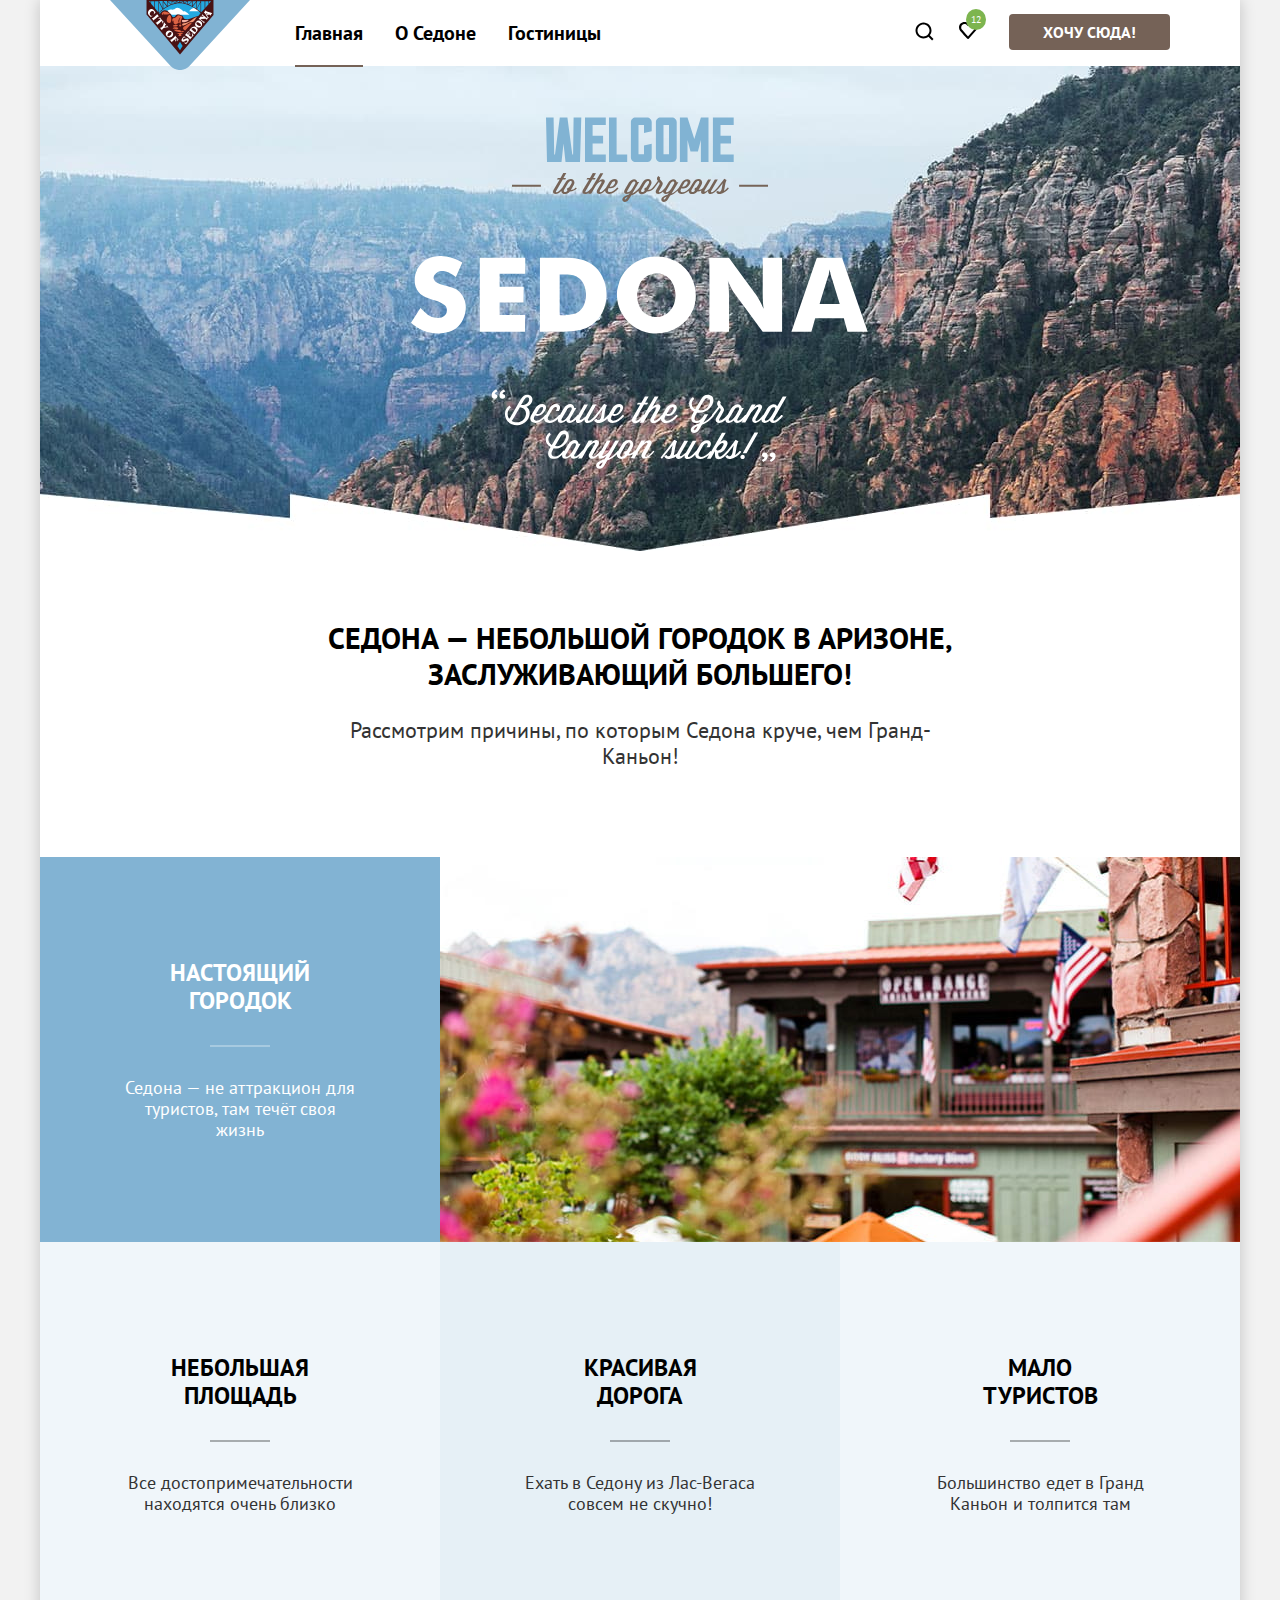
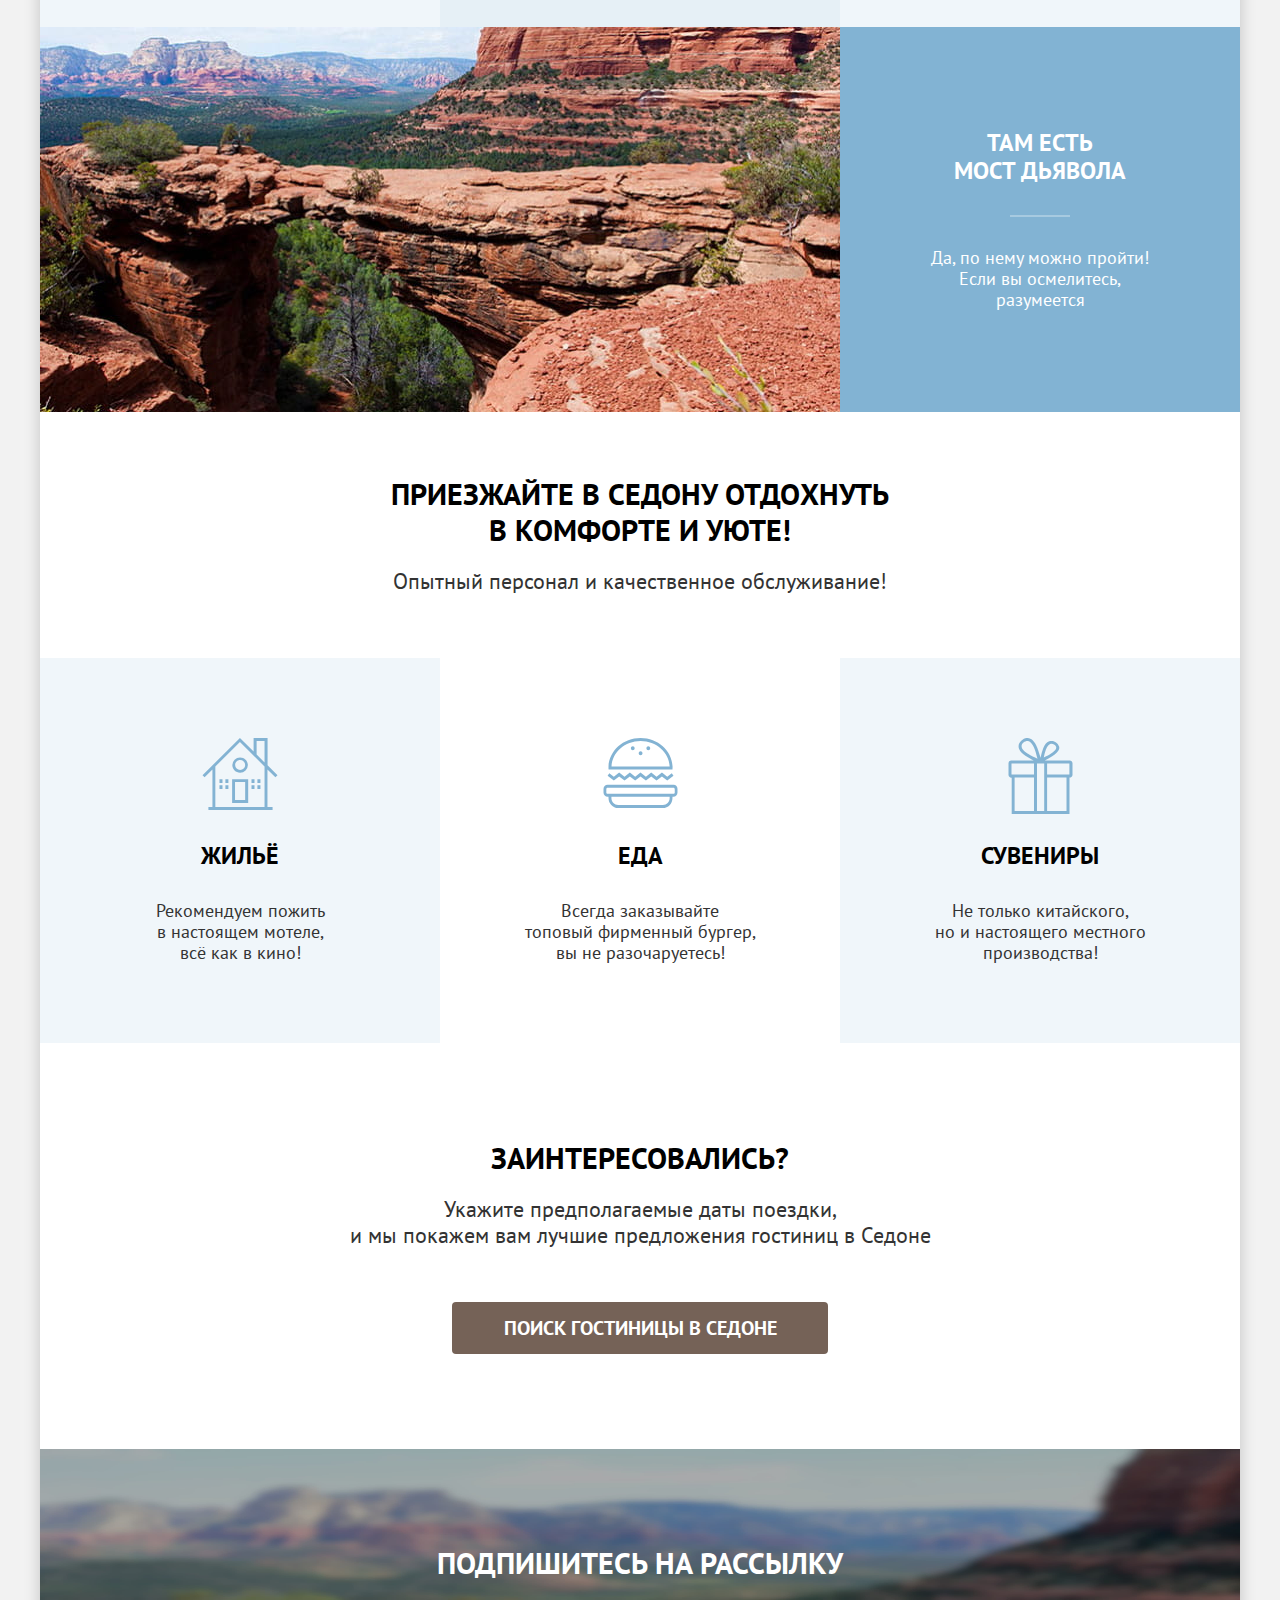
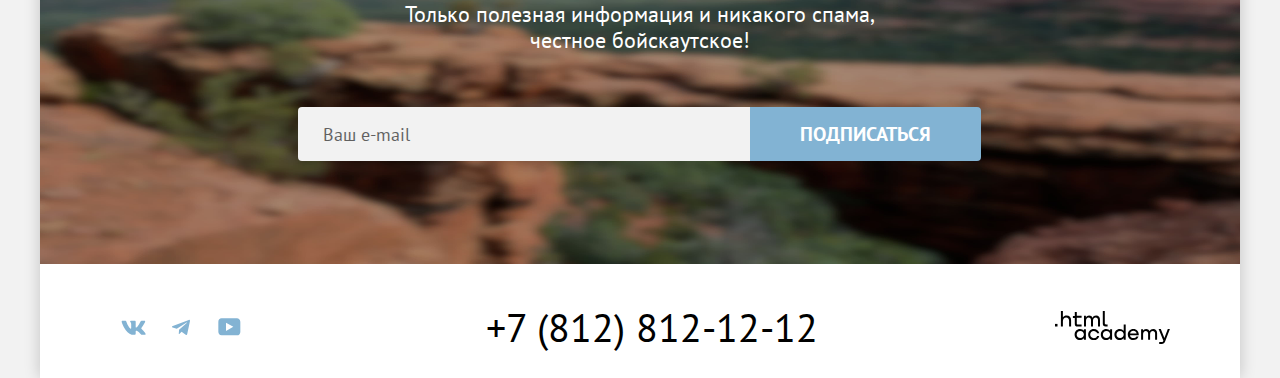
<file: index.html>
<!DOCTYPE html>
<html lang="ru">
  <head>
    <meta charset="utf-8">
    <title>HTML Academy: Седона</title>
    <link rel="stylesheet" href="styles/styles.css">
    <link rel="icon" href="favicon.ico">
    <link rel="icon" type="image/png" href="images/header/favicon.png">
  </head>

<body>

<div class="container">
<header class="page-header">

  <nav class="navigation">
      <a class="navigation-logo" href="#">
   <img src="images/header/logoheader.svg" width="140" height="70" alt="Логотип «City of Sedona».">
  </a>

 <ul class="navigation-list">
 <li class="navigation-item">
   <a class="navigation-link navigation-link-active" href="#">Главная</a>
 </li>

 <li class="navigation-item">
  <a class="navigation-link" href="about.html">О Седоне</a>
 </li>

 <li class="navigation-item">
 <a class="navigation-link" href="catalog.html">Гостиницы</a>
  </li>
  </ul>

<ul class="navigation-user-list">
 <li class="navigation-user-item">
  <a class="navigation-user-link  navigation-user-link-search" href="#">
    <span class="visually-hidden">Поиск</span>
  </a>
</li>

  <li class="navigation-user-item">
  <a class="navigation-user-link  navigation-user-link-favourites" href="#">
    <span class="visually-hidden">Нравится</span>
    <sup class="icon-button-counter">12</sup>
  </a>
</li>

 <li class="navigation-user-item">

  <a class="button button-beige button-want navigation-item-button" href="#">Хочу сюда!
  </a>
  </li>
 </ul>
</nav>
</header>

 <!--Главный заголовок -->
 <main class="main-container main-index">
<div class="hero">
  <h1 class="visually-hidden">Гостиницы Седоны</h1>
  <img class="logo" src="images/welcome.svg" width="458" height="352" alt="Логотип Седона.">
</div>

<!-- Вставка с описанием -->
<section class="advantages">
  <h2 class="visually-hidden">Преимущества Седоны</h2>
  <div class="advantages-content">
    <p class="advantages-title">Седона — небольшой городок в Аризоне,
      заслуживающий большего!
    </p>
    <p class="advantages-description">
      Рассмотрим причины, по которым Седона круче, чем Гранд-Каньон!
    </p>
  </div>
  <ul class="advantages-list">
    <li class="advantages-item advantages-item-blue item-blue-first">
      <div class="wrapper-blue-first">
        <h3 class="advantages-title-item advantages-title-item-white">Настоящий<br> городок</h3>
        <p class="advantages-text-item advantages-text-item-white">Седона — не аттракцион для туристов, там течёт
          своя жизнь
        </p>
      </div>
      <img class="advantages-image" src="images/gallery/photo-1.jpg" width="800" height="385" alt="Гостиницы Седоны">
    </li>
    <li class="advantages-item item-transparent-blue  item-transparent-blue-left">
      <h3 class="advantages-title-item">Небольшая<br> площадь</h3>
      <p class="advantages-text-item">Все достопримечательности находятся очень близко</p>
    </li>
    <li class="advantages-item advantages-item-light-blue">
      <h3 class="advantages-title-item">Красивая<br> дорога</h3>
      <p class="advantages-text-item"> Ехать в Седону из Лас-Вегаса совсем не скучно!</p>
    </li>
    <li class="advantages-item item-transparent-blue item-transparent-blue-right">
      <h3 class="advantages-title-item">Мало<br> туристов</h3>
      <p class="advantages-text-item">Большинство едет в Гранд Каньон и толпится там</p>
    </li>
    <li class="advantages-item advantages-item-blue  item-blue-last">
      <img class="advantages-image" src="images/gallery/photo-2.jpg" width="800" height="385" alt="Мост Дьявола">
      <div class="wrapper-blue-last">
        <h3 class="advantages-title-item advantages-title-item-white">Там есть<br> мост дьявола</h3>
        <p class="advantages-text-item advantages-text-item-white">Да, по нему можно пройти! Если вы осмелитесь,
          разумеется</p>
      </div>
    </li>
  </ul>
</section>
  <!-- Вставка с описанием -->
  <div class="services-block">
  <p class="services-list-title"> Приезжайте в Седону отдохнуть <br>в комфорте и уюте! </p>
<p class="services-list-title-description"> Опытный персонал и качественное обслуживание! </p>
  </div>

 <!-- Преимущества -->
 <section class="services">
  <h2 class="visually-hidden">Преимущества Седоны</h2>
<ul class="services-list">
<li class="services-item services-item-home">
<h3 class="services-title">Жильё</h3>
<p class="services-description">Рекомендуем пожить <br> в настоящем мотеле, <br> всё как в кино! </p>

</li>

<li class="services-item services-item-food">
<h3 class="services-title">Еда</h3>
<p class="services-description">Всегда заказывайте <br> топовый фирменный бургер, вы не разочаруетесь!</p>

</li>

<li class="services-item services-item-present ">
<h3 class="services-title">Сувениры</h3>
<p class="services-description">Не только китайского,<br>   но и настоящего местного производства!</p>

</li>
</ul>
</section>

<!-- Вставка с описанием -->
<section class="action">
  <h2 class="visually-hidden">Поиск гостиницы</h2>
  <p class="action-title"> Заинтересовались?</p>
  <p class="action-title-description"> Укажите предполагаемые даты поездки,<br>  и мы покажем вам лучшие предложения гостиниц в Седоне</p>
  <a class="button button-beige button-search" href="#"> ПОИСК ГОСТИНИЦЫ В Cедоне</a>
  </section>

  <!-- Рассылка-->
  <section class="mailing">
    <h2 class="mailing-title-main"> Подпишитесь на рассылку</h2>
    <p class="mailing-title-main-description"> Только полезная информация и никакого спама,<br>  честное бойскаутское!</p>

    <form class="mailing-form" action="https://echo.htmlacademy.ru/" method="post">
     <label class="mailing-email">
      <span class="visually-hidden">Ваш e-mail</span>
      <input class="field"  placeholder=" Ваш e-mail" type="email" name="newsletter-email" id="mailing-email" required>
    </label>
      <button class="button button-mail" type="submit">Подписаться </button>
       </form>
         </section>
    </main>

 <!-- footer -->
 <footer class="page-footer">
  <ul class="footer-social-list">

  <li class="footer-social-item">
  <a class="social-link social-link-vkontakte" href=" https://vk.com/htmlacademy">
   <span class="visually-hidden">Вконтакте</span>
   <svg class="image-social image-vkontakte" width="25" height="15" fill="none"
   xmlns="http://www.w3.org/2000/svg">
   <path fill-rule="evenodd" clip-rule="evenodd"
     d="M24.12 1.8c.16-.54 0-.94-.8-.94H20.7c-.67 0-.98.34-1.15.73 0 0-1.33 3.2-3.22 5.27-.61.6-.9.8-1.23.8-.16 0-.41-.2-.41-.75v-5.1c0-.66-.19-.95-.74-.95H9.82c-.42 0-.67.3-.67.59 0 .62.95.76 1.04 2.51v3.8c0 .83-.15.98-.48.98-.9 0-3.06-3.2-4.34-6.88-.25-.72-.5-1-1.18-1H1.57c-.75 0-.9.34-.9.73 0 .68.89 4.07 4.14 8.55 2.17 3.06 5.23 4.72 8 4.72 1.68 0 1.88-.37 1.88-1v-2.32c0-.74.16-.88.7-.88.38 0 1.05.19 2.6 1.66 1.79 1.75 2.08 2.54 3.08 2.54h2.63c.75 0 1.12-.37.9-1.1-.23-.72-1.08-1.77-2.2-3.02-.62-.71-1.54-1.48-1.82-1.86-.39-.5-.28-.71 0-1.15 0 0 3.2-4.42 3.54-5.93Z"
     fill="#83B3D3" />
 </svg>
</a>

</li>

<li class="footer-social-item">
  <a class="social-link social-link-telegram" href="https://t.me/htmlacademy">
  <span class="visually-hidden">Телеграм</span>
             <svg class="image-social image-telegram" width="18" height="16" fill="none"
              xmlns="http://www.w3.org/2000/svg">
              <path
                d="M16.79.96.84 7.1c-1.09.44-1.08 1.05-.2 1.32l4.1 1.28 9.47-5.98c.44-.27.85-.13.52.17l-7.68 6.93-.28 4.22c.41 0 .6-.2.83-.41l1.99-1.94 4.13 3.06c.77.42 1.31.2 1.5-.71l2.72-12.8c.28-1.1-.43-1.61-1.16-1.28Z"
                fill="#83B3D3" />
            </svg>
          </a>
        </li>
        <li class="footer-social-item">
          <a class="social-link social-link-youtube" href="https://www/youtube.com/user/htmlacademyru">
            <span class="visually-hidden">Youtube</span>
            <svg class="image-social image-youtube" width="23" height="18" fill="none"
              xmlns="http://www.w3.org/2000/svg">
              <path
                d="M18.94.356H3.507C1.647.356.333 1.95.333 3.756V13.85c0 1.913 1.314 3.506 3.174 3.506H19.16c1.642 0 3.174-1.593 3.174-3.4v-10.2c-.219-1.806-1.532-3.4-3.393-3.4ZM7.995 12.894V4.819l7.333 4.037-7.333 4.038Z"
                fill="#83B3D3" />
            </svg>
          </a>
        </li>
</ul>

  <a class="footer-phone" href="tel:+78128121212"> +7 (812) 812-12-12 </a>
  <a class="htmlacademy-link" href="https://htmlacademy.ru/">
    <span class="visually-hidden">Разработано HTML Academy</span>
    <svg class="htmlacademy-link-img" width="115" height="33" viewBox="0 0 115 33" aria-hidden="true">
      <path d="M0 12.9V15.5H2.5V12.9H0Z" />
      <path
        d="M11.6 4.5C10 4.5 8.8 5.2 8 6.2H7.9V0H5.9V15.5H7.9V10.2C7.9 8.1 9.2 6.6 11.2 6.6C13 6.6 14.1 8 14.1 9.8V15.5H16.1V9.4C16.2 6.4 14.3 4.5 11.6 4.5Z" />
      <path
        d="M26.6 4.8H21.8V1.1H19.8V4.9H17.9V6.9H19.8V12.9C19.8 14.6 20.8 15.6 22.5 15.6H26.6V13.6H22.9C22.2 13.6 21.8 13.2 21.8 12.5V6.8H26.6V4.8Z" />
      <path
        d="M41.1 4.6C39.5 4.6 38.2 5.4 37.6 6.7H37.5C36.9 5.5 35.7 4.6 34.1 4.6C32.7 4.6 31.6 5.4 31 6.4H30.9V4.8H29V15.4H31V10C31 8 32 6.5 33.6 6.5C35.1 6.5 36 7.5 36 9.1V15.4H38V9.8C38 7.4 39.4 6.5 40.6 6.5C42.1 6.5 43 7.5 43 9.1V15.4H45V8.9C45.1 6.4 43.6 4.6 41.1 4.6Z" />
      <path d="M47.8 12.7C47.8 14.4 48.8 15.4 50.6 15.4H52.6V13.4H50.9C50.2 13.4 49.8 13 49.8 12.3V0H47.8V12.7Z" />
      <path
        d="M28.9 19.7C28 18.6 26.7 17.9 25 17.9C21.9 17.9 19.6 20.2 19.6 23.5C19.6 26.8 21.9 29.1 25 29.1C26.8 29.1 28 28.3 28.8 27.2H28.9V28.8H30.9V18.2H28.9V19.7ZM25.3 27.1C23.1 27.1 21.7 25.5 21.7 23.5C21.7 21.5 23.1 19.9 25.3 19.9C27.5 19.9 28.9 21.5 28.9 23.5C28.9 25.4 27.5 27.1 25.3 27.1Z" />
      <path
        d="M44.2 22C43.7 19.6 41.6 17.9 38.8 17.9C35.4 17.9 33.2 20.4 33.2 23.5C33.2 26.6 35.4 29.1 38.8 29.1C41.6 29.1 43.7 27.3 44.2 24.9H42.1C41.7 26.2 40.4 27.2 38.8 27.2C36.6 27.2 35.2 25.6 35.2 23.6C35.2 21.6 36.6 20 38.8 20C40.4 20 41.6 21 42.1 22.2H44.2V22Z" />
      <path
        d="M55.1 19.7C54.2 18.6 52.9 17.9 51.2 17.9C48.1 17.9 45.8 20.2 45.8 23.5C45.8 26.8 48.1 29.1 51.2 29.1C53 29.1 54.2 28.3 55 27.2H55.1V28.8H57.1V18.2H55.1V19.7ZM51.5 27.1C49.3 27.1 47.9 25.5 47.9 23.5C47.9 21.5 49.3 19.9 51.5 19.9C53.7 19.9 55.1 21.5 55.1 23.5C55.1 25.4 53.6 27.1 51.5 27.1Z" />
      <path
        d="M68.7 19.8C67.8 18.7 66.5 17.9 64.8 17.9C61.7 17.9 59.4 20.2 59.4 23.5C59.4 26.8 61.6 29.1 64.8 29.1C66.5 29.1 67.8 28.3 68.6 27.3H68.7V28.8H70.7V13.4H68.7V19.8ZM65.1 27.1C62.9 27.1 61.5 25.5 61.5 23.5C61.5 21.5 62.9 19.9 65.1 19.9C67.3 19.9 68.7 21.5 68.7 23.5C68.6 25.5 67.2 27.1 65.1 27.1Z" />
      <path
        d="M78.3 17.9C75 17.9 72.8 20.4 72.8 23.5C72.8 26.5 74.9 29.1 78.3 29.1C80.8 29.1 82.8 27.8 83.5 25.5H81.4C80.9 26.5 79.8 27.1 78.4 27.1C76.5 27.1 75.1 25.8 75 24.2H83.8C84 20.6 81.8 17.9 78.3 17.9ZM78.3 19.8C80 19.8 81.3 20.8 81.6 22.4H75.1C75.4 20.9 76.6 19.8 78.3 19.8Z" />
      <path
        d="M98.2 17.9C96.6 17.9 95.3 18.7 94.6 19.9H94.5C93.9 18.7 92.7 17.9 91.1 17.9C89.7 17.9 88.6 18.6 88 19.7V18.2H86.1V28.8H88.1V23.4C88.1 21.4 89.1 20 90.7 19.9C92.2 19.9 93.1 20.9 93.1 22.5V28.8H95.1V23.2C95.1 20.8 96.5 19.9 97.7 19.9C99.2 19.9 100.1 20.9 100.1 22.5V28.8H102.1V22.3C102.2 19.7 100.7 17.9 98.2 17.9Z" />
      <path
        d="M109.4 27L105.8 18.1H103.6L108.4 29.7C108.1 30.6 107.7 30.9 106.7 30.9H104.2V32.9H106.7C108.5 32.9 109.5 32.1 110.2 30.3L114.9 18.1H112.8L109.4 27Z" />
    </svg>
  </a>
  </footer>
</div>
  </body>
</html>
</file>
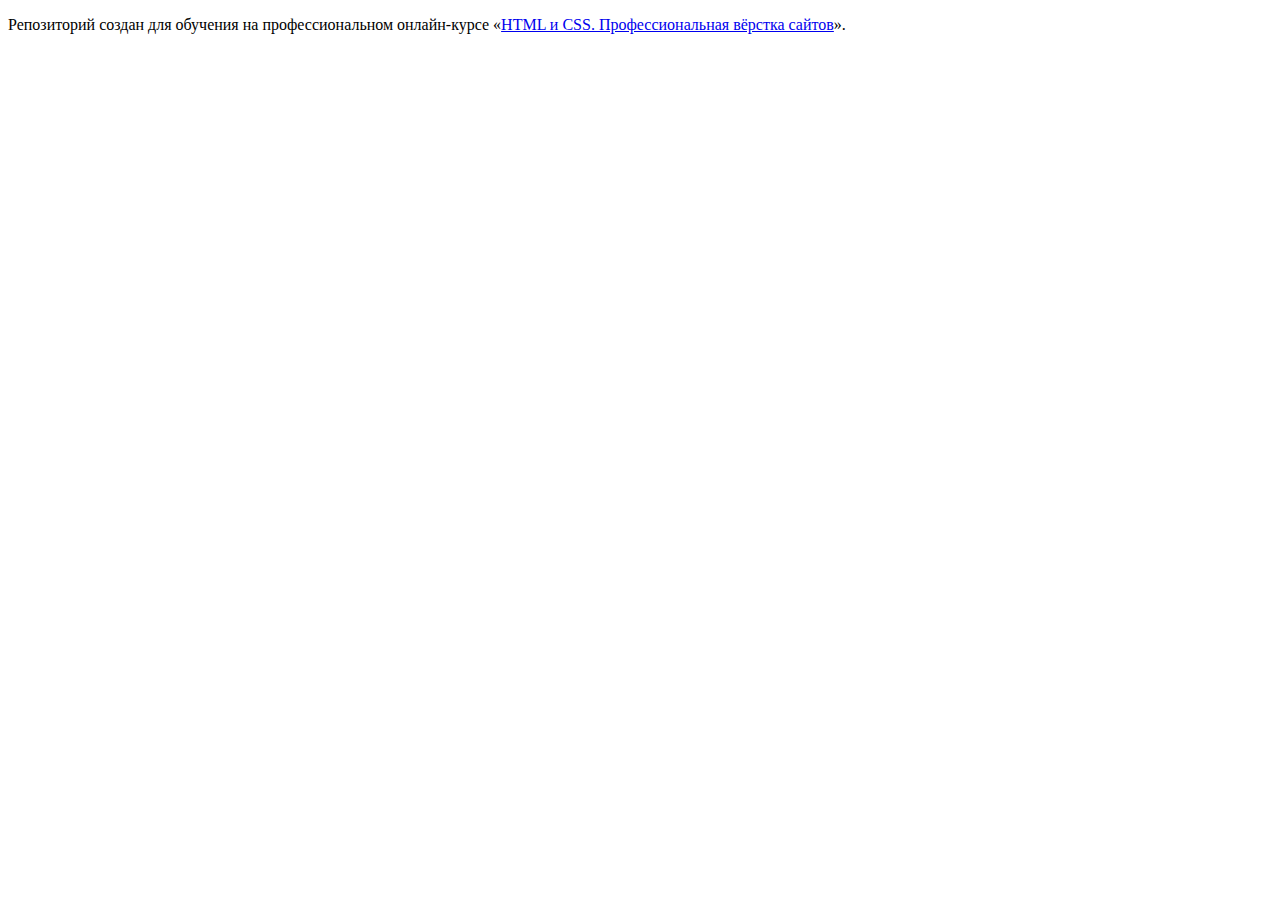
<file: 1/index.html>
<!DOCTYPE html>
<html lang="ru">
  <head>
    <meta charset="utf-8">
    <title>HTML Academy: Седона</title>
    <base href="https://htmlacademy-htmlcss.github.io/2136009-sedona-37/1/">
</head>
  <body>

    <p>Репозиторий создан для обучения на профессиональном онлайн‑курсе «<a href="https://htmlacademy.ru/intensive/htmlcss">HTML и CSS. Профессиональная вёрстка сайтов</a>».</p>

  </body>
</html>
</file>
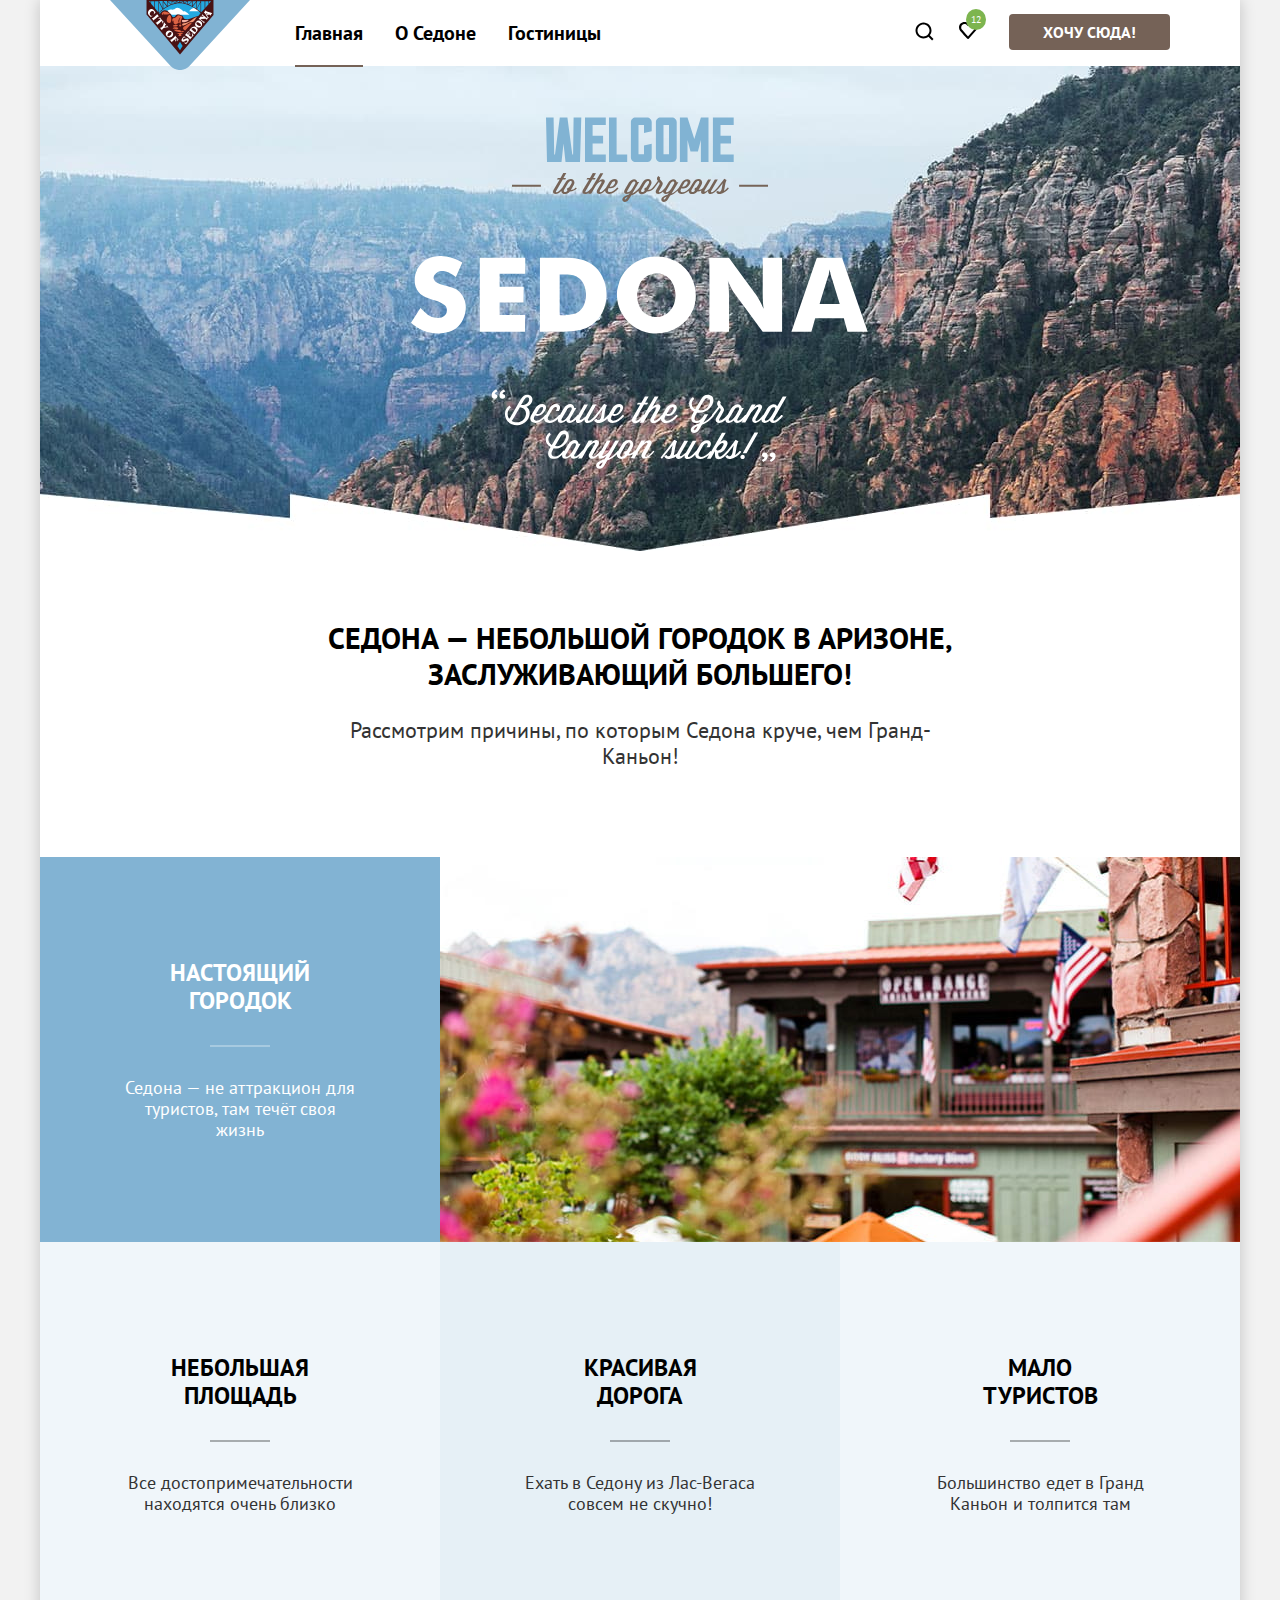
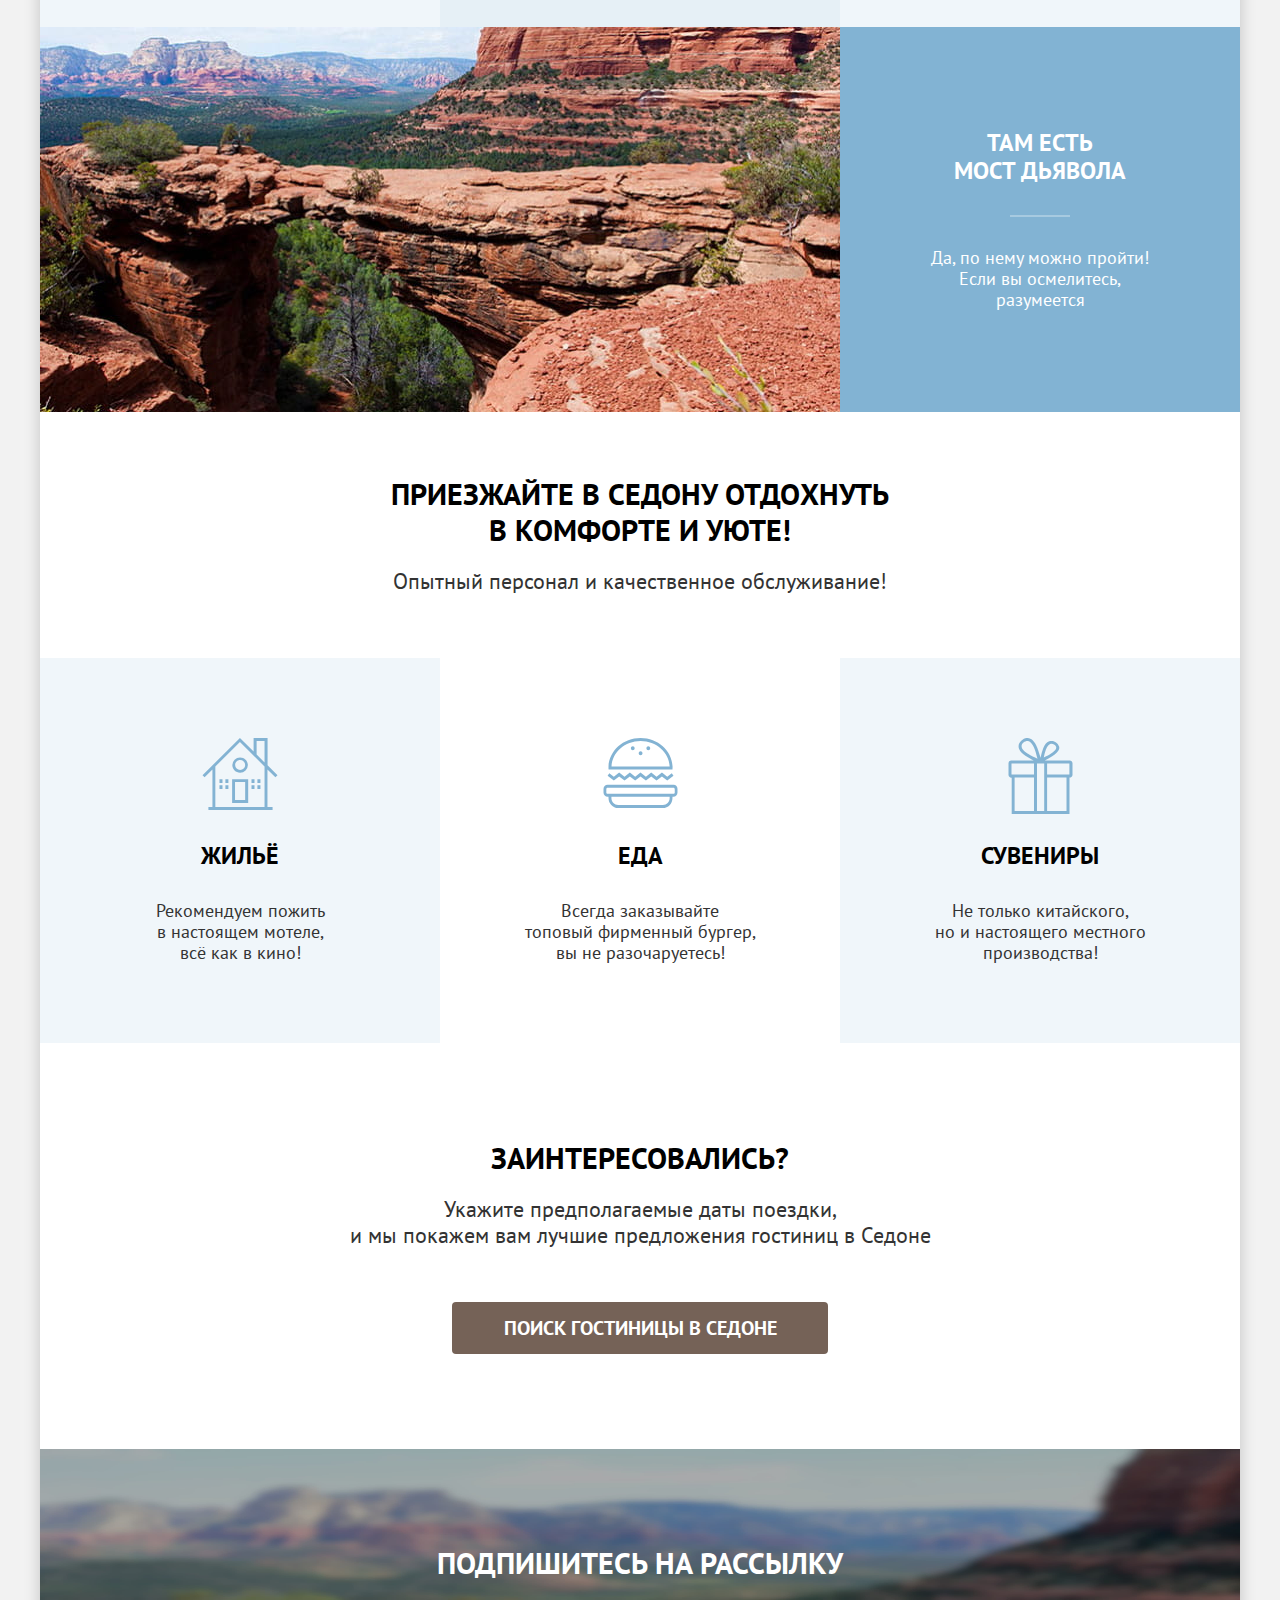
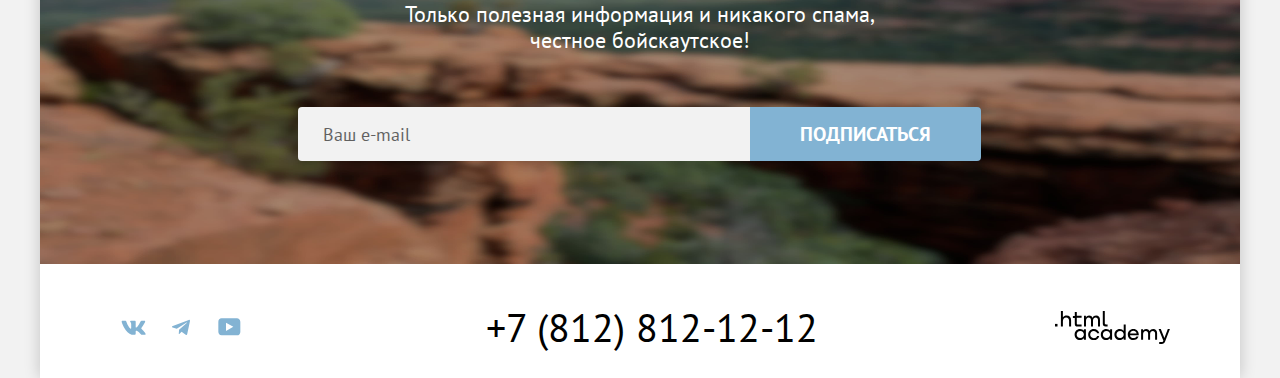
<file: modal.html>
<!DOCTYPE html>
<html lang="ru">
  <head>
    <meta charset="utf-8">
    <title>Седона</title>
    <link rel="stylesheet" href="styles/styles.css">
    <link rel="icon" href="favicon.ico">
    <link rel="icon" type="image/png" href="images/header/favicon.png">
  </head>

<body>

<div class="container">
<header class="page-header">

  <nav class="navigation">
      <a class="navigation-logo" href="#">
   <img src="images/header/logoheader.svg" width="140" height="70" alt="Логотип «City of Sedona».">
  </a>

 <ul class="navigation-list">
 <li class="navigation-item">
   <a class="navigation-link navigation-link-active" href="#">Главная</a>
 </li>

 <li class="navigation-item">
  <a class="navigation-link" href="about.html">О Седоне</a>
 </li>

 <li class="navigation-item">
 <a class="navigation-link" href="catalog.html">Гостиницы</a>
  </li>
  </ul>

<ul class="navigation-user-list">
 <li class="navigation-user-item">
  <a class="navigation-user-link  navigation-user-link-search" href="#">
    <span class="visually-hidden">Поиск</span>
  </a>
</li>

  <li class="navigation-user-item">
  <a class="navigation-user-link  navigation-user-link-favourites" href="#">
    <span class="visually-hidden">Нравится</span>
    <sup class="icon-button-counter">12</sup>
  </a>
</li>

 <li class="navigation-user-item">

  <a class="button button-beige button-want navigation-item-button" href="#">Хочу сюда!
  </a>
  </li>
 </ul>
</nav>
</header>

 <!--Главный заголовок -->
 <main class="main-container main-index">
<div class="hero">
  <h1 class="visually-hidden">Гостиницы Седоны</h1>
  <img class="logo" src="images/welcome.svg" width="458" height="352" alt="Логотип Седона.">
</div>

<!-- Вставка с описанием -->
<section class="advantages">
  <h2 class="visually-hidden">Преимущества Седоны</h2>
  <div class="advantages-content">
    <p class="advantages-title">Седона — небольшой городок в Аризоне,
      заслуживающий большего!
    </p>
    <p class="advantages-description">
      Рассмотрим причины, по которым Седона круче, чем Гранд-Каньон!
    </p>
  </div>
  <ul class="advantages-list">
    <li class="advantages-item advantages-item-blue item-blue-first">
      <div class="wrapper-blue-first">
        <h3 class="advantages-title-item advantages-title-item-white">Настоящий<br> городок</h3>
        <p class="advantages-text-item advantages-text-item-white">Седона — не аттракцион для туристов, там течёт
          своя жизнь
        </p>
      </div>
      <img class="advantages-image" src="images/gallery/photo-1.jpg" width="800" height="385" alt="Гостиницы Седоны">
    </li>
    <li class="advantages-item item-transparent-blue  item-transparent-blue-left">
      <h3 class="advantages-title-item">Небольшая<br> площадь</h3>
      <p class="advantages-text-item">Все достопримечательности находятся очень близко</p>
    </li>
    <li class="advantages-item advantages-item-light-blue">
      <h3 class="advantages-title-item">Красивая<br> дорога</h3>
      <p class="advantages-text-item"> Ехать в Седону из Лас-Вегаса совсем не скучно!</p>
    </li>
    <li class="advantages-item item-transparent-blue item-transparent-blue-right">
      <h3 class="advantages-title-item">Мало<br> туристов</h3>
      <p class="advantages-text-item">Большинство едет в Гранд Каньон и толпится там</p>
    </li>
    <li class="advantages-item advantages-item-blue  item-blue-last">
      <img class="advantages-image" src="images/gallery/photo-2.jpg" width="800" height="385" alt="Мост Дьявола">
      <div class="wrapper-blue-last">
        <h3 class="advantages-title-item advantages-title-item-white">Там есть<br> мост дьявола</h3>
        <p class="advantages-text-item advantages-text-item-white">Да, по нему можно пройти! Если вы осмелитесь,
          разумеется</p>
      </div>
    </li>
  </ul>
</section>
  <!-- Вставка с описанием -->
  <div class="services-block">
  <p class="services-list-title"> Приезжайте в Седону отдохнуть <br>в комфорте и уюте! </p>
<p class="services-list-title-description"> Опытный персонал и качественное обслуживание! </p>
  </div>

 <!-- Преимущества -->
 <section class="services">
  <h2 class="visually-hidden">Преимущества Седоны</h2>
<ul class="services-list">
<li class="services-item services-item-home">
<h3 class="services-title">Жильё</h3>
<p class="services-description">Рекомендуем пожить <br> в настоящем мотеле, <br> всё как в кино! </p>

</li>

<li class="services-item services-item-food">
<h3 class="services-title">Еда</h3>
<p class="services-description">Всегда заказывайте <br> топовый фирменный бургер, вы не разочаруетесь!</p>

</li>

<li class="services-item services-item-present ">
<h3 class="services-title">Сувениры</h3>
<p class="services-description">Не только китайского,<br>   но и настоящего местного производства!</p>

</li>
</ul>
</section>

<!-- Вставка с описанием -->
<section class="action">
  <h2 class="visually-hidden">Поиск гостиницы</h2>
  <p class="action-title"> Заинтересовались?</p>
  <p class="action-title-description"> Укажите предполагаемые даты поездки,<br>  и мы покажем вам лучшие предложения гостиниц в Седоне</p>
  <a class="button button-beige button-search" href="#"> ПОИСК ГОСТИНИЦЫ В Cедоне</a>
  </section>

  <!-- Рассылка-->
  <section class="mailing">
    <h2 class="mailing-title-main"> Подпишитесь на рассылку</h2>
    <p class="mailing-title-main-description"> Только полезная информация и никакого спама,<br>  честное бойскаутское!</p>

    <form class="mailing-form" action="https://echo.htmlacademy.ru/" method="post">
     <label class="mailing-email">
      <span class="visually-hidden">Ваш e-mail</span>
      <input class="field"  placeholder=" Ваш e-mail" type="email" name="newsletter-email" id="mailing-email" required>
    </label>
      <button class="button button-mail" type="submit">Подписаться </button>
       </form>
         </section>
    </main>

 <!-- footer -->
 <footer class="page-footer">
  <ul class="footer-social-list">

  <li class="footer-social-item">
  <a class="social-link social-link-vkontakte" href=" https://vk.com/htmlacademy">
   <span class="visually-hidden">Вконтакте</span>
   <svg class="image-social image-vkontakte" width="25" height="15" fill="none"
   xmlns="http://www.w3.org/2000/svg">
   <path fill-rule="evenodd" clip-rule="evenodd"
     d="M24.12 1.8c.16-.54 0-.94-.8-.94H20.7c-.67 0-.98.34-1.15.73 0 0-1.33 3.2-3.22 5.27-.61.6-.9.8-1.23.8-.16 0-.41-.2-.41-.75v-5.1c0-.66-.19-.95-.74-.95H9.82c-.42 0-.67.3-.67.59 0 .62.95.76 1.04 2.51v3.8c0 .83-.15.98-.48.98-.9 0-3.06-3.2-4.34-6.88-.25-.72-.5-1-1.18-1H1.57c-.75 0-.9.34-.9.73 0 .68.89 4.07 4.14 8.55 2.17 3.06 5.23 4.72 8 4.72 1.68 0 1.88-.37 1.88-1v-2.32c0-.74.16-.88.7-.88.38 0 1.05.19 2.6 1.66 1.79 1.75 2.08 2.54 3.08 2.54h2.63c.75 0 1.12-.37.9-1.1-.23-.72-1.08-1.77-2.2-3.02-.62-.71-1.54-1.48-1.82-1.86-.39-.5-.28-.71 0-1.15 0 0 3.2-4.42 3.54-5.93Z"
     fill="#83B3D3" />
 </svg>
</a>

</li>

<li class="footer-social-item">
  <a class="social-link social-link-telegram" href="https://t.me/htmlacademy">
  <span class="visually-hidden">Телеграм</span>
             <svg class="image-social image-telegram" width="18" height="16" fill="none"
              xmlns="http://www.w3.org/2000/svg">
              <path
                d="M16.79.96.84 7.1c-1.09.44-1.08 1.05-.2 1.32l4.1 1.28 9.47-5.98c.44-.27.85-.13.52.17l-7.68 6.93-.28 4.22c.41 0 .6-.2.83-.41l1.99-1.94 4.13 3.06c.77.42 1.31.2 1.5-.71l2.72-12.8c.28-1.1-.43-1.61-1.16-1.28Z"
                fill="#83B3D3" />
            </svg>
          </a>
        </li>
        <li class="footer-social-item">
          <a class="social-link social-link-youtube" href="https://www/youtube.com/user/htmlacademyru">
            <span class="visually-hidden">Youtube</span>
            <svg class="image-social image-youtube" width="23" height="18" fill="none"
              xmlns="http://www.w3.org/2000/svg">
              <path
                d="M18.94.356H3.507C1.647.356.333 1.95.333 3.756V13.85c0 1.913 1.314 3.506 3.174 3.506H19.16c1.642 0 3.174-1.593 3.174-3.4v-10.2c-.219-1.806-1.532-3.4-3.393-3.4ZM7.995 12.894V4.819l7.333 4.037-7.333 4.038Z"
                fill="#83B3D3" />
            </svg>
          </a>
        </li>
</ul>

  <a class="footer-phone" href="tel:+78128121212"> +7 (812) 812-12-12 </a>
  <a class="htmlacademy-link" href="https://htmlacademy.ru/">
    <span class="visually-hidden">Разработано HTML Academy</span>
    <svg class="htmlacademy-link-img" width="115" height="33" viewBox="0 0 115 33" aria-hidden="true">
      <path d="M0 12.9V15.5H2.5V12.9H0Z" />
      <path
        d="M11.6 4.5C10 4.5 8.8 5.2 8 6.2H7.9V0H5.9V15.5H7.9V10.2C7.9 8.1 9.2 6.6 11.2 6.6C13 6.6 14.1 8 14.1 9.8V15.5H16.1V9.4C16.2 6.4 14.3 4.5 11.6 4.5Z" />
      <path
        d="M26.6 4.8H21.8V1.1H19.8V4.9H17.9V6.9H19.8V12.9C19.8 14.6 20.8 15.6 22.5 15.6H26.6V13.6H22.9C22.2 13.6 21.8 13.2 21.8 12.5V6.8H26.6V4.8Z" />
      <path
        d="M41.1 4.6C39.5 4.6 38.2 5.4 37.6 6.7H37.5C36.9 5.5 35.7 4.6 34.1 4.6C32.7 4.6 31.6 5.4 31 6.4H30.9V4.8H29V15.4H31V10C31 8 32 6.5 33.6 6.5C35.1 6.5 36 7.5 36 9.1V15.4H38V9.8C38 7.4 39.4 6.5 40.6 6.5C42.1 6.5 43 7.5 43 9.1V15.4H45V8.9C45.1 6.4 43.6 4.6 41.1 4.6Z" />
      <path d="M47.8 12.7C47.8 14.4 48.8 15.4 50.6 15.4H52.6V13.4H50.9C50.2 13.4 49.8 13 49.8 12.3V0H47.8V12.7Z" />
      <path
        d="M28.9 19.7C28 18.6 26.7 17.9 25 17.9C21.9 17.9 19.6 20.2 19.6 23.5C19.6 26.8 21.9 29.1 25 29.1C26.8 29.1 28 28.3 28.8 27.2H28.9V28.8H30.9V18.2H28.9V19.7ZM25.3 27.1C23.1 27.1 21.7 25.5 21.7 23.5C21.7 21.5 23.1 19.9 25.3 19.9C27.5 19.9 28.9 21.5 28.9 23.5C28.9 25.4 27.5 27.1 25.3 27.1Z" />
      <path
        d="M44.2 22C43.7 19.6 41.6 17.9 38.8 17.9C35.4 17.9 33.2 20.4 33.2 23.5C33.2 26.6 35.4 29.1 38.8 29.1C41.6 29.1 43.7 27.3 44.2 24.9H42.1C41.7 26.2 40.4 27.2 38.8 27.2C36.6 27.2 35.2 25.6 35.2 23.6C35.2 21.6 36.6 20 38.8 20C40.4 20 41.6 21 42.1 22.2H44.2V22Z" />
      <path
        d="M55.1 19.7C54.2 18.6 52.9 17.9 51.2 17.9C48.1 17.9 45.8 20.2 45.8 23.5C45.8 26.8 48.1 29.1 51.2 29.1C53 29.1 54.2 28.3 55 27.2H55.1V28.8H57.1V18.2H55.1V19.7ZM51.5 27.1C49.3 27.1 47.9 25.5 47.9 23.5C47.9 21.5 49.3 19.9 51.5 19.9C53.7 19.9 55.1 21.5 55.1 23.5C55.1 25.4 53.6 27.1 51.5 27.1Z" />
      <path
        d="M68.7 19.8C67.8 18.7 66.5 17.9 64.8 17.9C61.7 17.9 59.4 20.2 59.4 23.5C59.4 26.8 61.6 29.1 64.8 29.1C66.5 29.1 67.8 28.3 68.6 27.3H68.7V28.8H70.7V13.4H68.7V19.8ZM65.1 27.1C62.9 27.1 61.5 25.5 61.5 23.5C61.5 21.5 62.9 19.9 65.1 19.9C67.3 19.9 68.7 21.5 68.7 23.5C68.6 25.5 67.2 27.1 65.1 27.1Z" />
      <path
        d="M78.3 17.9C75 17.9 72.8 20.4 72.8 23.5C72.8 26.5 74.9 29.1 78.3 29.1C80.8 29.1 82.8 27.8 83.5 25.5H81.4C80.9 26.5 79.8 27.1 78.4 27.1C76.5 27.1 75.1 25.8 75 24.2H83.8C84 20.6 81.8 17.9 78.3 17.9ZM78.3 19.8C80 19.8 81.3 20.8 81.6 22.4H75.1C75.4 20.9 76.6 19.8 78.3 19.8Z" />
      <path
        d="M98.2 17.9C96.6 17.9 95.3 18.7 94.6 19.9H94.5C93.9 18.7 92.7 17.9 91.1 17.9C89.7 17.9 88.6 18.6 88 19.7V18.2H86.1V28.8H88.1V23.4C88.1 21.4 89.1 20 90.7 19.9C92.2 19.9 93.1 20.9 93.1 22.5V28.8H95.1V23.2C95.1 20.8 96.5 19.9 97.7 19.9C99.2 19.9 100.1 20.9 100.1 22.5V28.8H102.1V22.3C102.2 19.7 100.7 17.9 98.2 17.9Z" />
      <path
        d="M109.4 27L105.8 18.1H103.6L108.4 29.7C108.1 30.6 107.7 30.9 106.7 30.9H104.2V32.9H106.7C108.5 32.9 109.5 32.1 110.2 30.3L114.9 18.1H112.8L109.4 27Z" />
    </svg>
  </a>
  </footer>
</div>
<div class="modal-container modal-container-close">
  <div class="modal modal-date">
    <button class="modal-close-button" type="button">
      <svg class="image-close" width="21" height="21" viewBox="0 0 21 21" fill="none"
        xmlns="http://www.w3.org/2000/svg">
        <path
          d="M17.4907 4.78279L16.1984 3.49048L10.4907 9.19817L4.78303 3.49048L3.49072 4.78279L9.19842 10.4905L3.49072 16.1982L4.78303 17.4905L10.4907 11.7828L16.1984 17.4905L17.4907 16.1982L11.783 10.4905L17.4907 4.78279Z"
          fill="black" />
      </svg>
      <span class="visually-hidden">Закрыть</span>
    </button>
    <form class="date-form" action="https://echo.htmlacademy.ru/" method="post">
      <h2 class="modal-title">Поиск гостиницы в Седоне</h2>
      <div class="field-group">
        <p class="field-search-date">
          <label class="label-field label-date" for="check-in">Дата заезда:</label>
          <input class="input-field-modal date-form-field" value="27 апреля 2020" type="text" id="check-in"
            name="check-in-date" placeholder="Укажите дату">
        </p>
        <span class="message error-message ">Мы не можем отправить вас в прошлое.</span>
        <span class="message right-message message-close">На эти даты есть свободные номера. Пока есть.</span>
      </div>
      <div class="field-group">
        <p class="field-search-date">
          <label class="label-field label-date" for="check-out">Дата выезда:</label>
          <input class="input-field-modal date-form-field" value="1 сентября 2023" type="text" id="check-out"
            name="check-out-date" placeholder="Укажите дату">
        </p>
        <span class="message right-message">На эти даты есть свободные номера. Пока есть.</span>
        <span class="message error-message message-close">Мы не можем отправить вас в прошлое.</span>
      </div>
      <div class="field-group-number">
        <div class="field-group field-group-people">
          <label class="label-field label-number" for="number">Взрослые:</label>
          <div class="wrapper-number">
            <button class="button button-minus button-plus-minus" type="button"><svg class="image-plus-minus"
                width="20" height="20" fill="none" xmlns="http://www.w3.org/2000/svg">
                <path d="M3 9v2h14V9H3Z" fill="#756157" fill-opacity=".3" />
              </svg>
              <span class="visually-hidden">Уменьшить количество</span>
            </button>
            <input class="input-field-modal input-number" id="number" type="number" value="2"
              name="field-number-adult">
            <button class="button button-plus button-plus-minus" type="button"><svg class="image-plus-minus"
                width="20" height="20" fill="none" xmlns="http://www.w3.org/2000/svg">
                <path d="M17 9h-6V3H9v6H3v2h6v6h2v-6h6V9Z" fill="#756157" fill-opacity=".3" />
              </svg>
              <span class="visually-hidden">Увеличить количество</span>
            </button>
          </div>
        </div>
        <div class="field-group field-group-people">
          <span class="label-number-child">
            <label class="label-field label-number label-number-child form-label-icon"
              for="number-child">Дети:</label>
            <span class="tooltip">
              <button class="tooltip-toggle" type="button" aria-labelledby="tooltip-label-date">
                <svg class="tooltip-icon" width="26" height="26" fill="none" xmlns="http://www.w3.org/2000/svg">
                  <circle cx="13" cy="13" r="13" fill="#83B3D3" />
                  <path fill-rule="evenodd" clip-rule="evenodd" d="M12 7h2v2h-2V7Zm2 12h-2v-9h2v9Z" fill="#fff" />
                </svg>
              </button>
              <span class="tooltip-text" role="tooltip" id="tooltip-label-date">Укажите количество детей, которые
                будут с вами, возраст которых от 6 до 18 лет. Дети до 6 лет размещаются бесплатно.</span>
            </span>
          </span>
          <div class="wrapper-number">
            <button class="button button-minus button-plus-minus" type="button"><svg class="image-plus-minus"
                width="20" height="20" fill="none" xmlns="http://www.w3.org/2000/svg">
                <path d="M3 9v2h14V9H3Z" fill="#756157" fill-opacity=".3" />
              </svg>
              <span class="visually-hidden">Уменьшить количество</span>
            </button>
            <input class="input-field-modal input-number" id="number-child" type="number" value="2"
              name="field-number-child">
            <button class="button button-plus button-plus-minus" type="button"><svg class="image-plus-minus"
                width="20" height="20" fill="none" xmlns="http://www.w3.org/2000/svg">
                <path d="M17 9h-6V3H9v6H3v2h6v6h2v-6h6V9Z" fill="#756157" fill-opacity=".3" />
              </svg>
              <span class="visually-hidden">Увеличить количество</span>
            </button>
          </div>
        </div>
      </div>
      <button class="button search-date-button" type="submit">Найти</button>
    </form>
  </div>
</div>
</body>
</html>
</file>
<file: styles/styles.css>
/* connect fonts */

@font-face {
  font-family: "PT Sans";
  font-style: normal;
  font-weight: 400;
  src: url("../fonts/ptsans-400.woff2") format("woff2");
  font-display: swap;
}

@font-face {
  font-family: "PT Sans";
  font-style: normal;
  font-weight: 700;
  src: url("../fonts/ptsans-700.woff2") format("woff2");
  font-display: swap;
}

  html {
    height: 100%;
  }

  body {
    margin: 0;
    min-height: 100%;
    font-family: "PT Sans", Arial, sans-serif;
    font-size: 18px;
    line-height: 21px;
    background-color: rgb(242, 242, 242);
    color: rgba(0, 0, 0, 1);
  }


  .visually-hidden {
    position: absolute;
    width: 1px;
    height: 1px;
    margin: -1px;
    border: 0;
    padding: 0;
    white-space: nowrap;
    clip-path: inset(100%);
    clip: rect(0 0 0 0);
    overflow: hidden;
}
.container{
  display: flex;
  flex-direction: column;
  width: 1200px;
  margin: 0 auto;
  text-align: center;
  box-shadow: 0 0 15px rgba(0, 0, 0, 0.2);
  }

 .page-header {
  padding: 0 70px;
  background-color: rgba(255, 255, 255, 1);
}

/* Navigation*/
.navigation {
  display: grid;
  grid-template-columns: max-content 1fr max-content;
  min-height: 64px;
  position: relative;
  z-index: 6;
}
.navigation-link {
  font-weight: 700;
  font-size: 20px;
  line-height: 24px;
  text-decoration: none;
  color: rgba(0, 0, 0, 1);
  padding: 20px 16px
}
.navigation-link:focus-visible{
  outline: 2px solid rgba(104, 162, 202, 1);
  border-radius: 4px;
}
.navigation-user-link:hover {
  opacity: 0.6;
}
.navigation-user-link:focus-visible{
  outline: 2px solid rgba(104, 162, 202, 1);
  border-radius: 4px;
}
.navigation-user-link:active{
  opacity: 0.3;
}
.navigation-user-link-search {
  background-image: url("../images/header/headersearch.svg");
  background-repeat: no-repeat;
  display: block;
  width: 20px;
  height: 20px;
  margin:22px 12px 22px 12px;
  }
  .navigation-user-link-favourites {
  background-image: url("../images/header/headerlike.svg");
  background-repeat: no-repeat;
  display: block;
  text-decoration: none;
  width: 18px;
  height: 17px;
  margin: 22px 12px 22px 12px;
  padding-right: 20px;
  }
  .icon-button-counter {
  position: relative;
  top: -9px;
  right: -7px;
  min-width: 20px;
  height: 20px;
  padding: 4px 5px;
  color:rgba(255, 255, 255, 1);
  background-color: rgba(125, 181, 79, 1);
  border-radius: 50%;
  line-height: 10px;
  font-size: 10px;
  }
  .navigation-list {
  display: flex;
  flex-wrap: wrap;
  margin: 0;
  padding: 0;
  font-size: 20px;
  line-height: 26px;
  font-weight: 700;
  list-style: none;
  padding-left: 30px;
  }
  .navigation-item {
  padding: 20px 0;
  }
.navigation-link:not(.navigation-link-active):hover,
.navigation-link:not(.navigation-link-active):focus-visible {
  color: rgba(117, 97, 87, 1);
}
.navigation-link:not(.navigation-link-active):active {
  color: rgba(117, 97, 87, 0.3);
}
.navigation-link-active {
  text-decoration: underline;
  text-underline-offset: 25px;
  text-decoration-thickness: 2px;
  text-decoration-color: rgba(117, 98, 87, 1);
}
.navigation-user-list {
  display: flex;
  justify-content: flex-end;
  flex-wrap: wrap;
  margin: 0;
  min-width: 312px;
  list-style-type: none;
}

/* Hero*/
  .logo {
   padding-left: 371px;
   padding-right: 371px;
    padding-bottom: 82px;
   padding-top: 51px;
  }
  .main-title {
  font-family: "PT Sans", sans-serif;
  text-align: center;
  font-weight: 700;
  font-size: 30px;
  line-height: 36px;
  text-transform: uppercase;
  margin: 0 auto;
  padding-left: 290px;
  padding-right: 290px;
  margin-top: 69px;
  }
  .main-container{
    flex-grow: 1;
  }

.main-index {
  color: #000000;
  background-color:#FFFFFF;
  background-size: 100% auto;
  background-repeat: no-repeat;
}

.hero{
  background: url(../images/back/heroback.jpg);
  height: 485px;
  min-width: 1200px;
  background-color: rgba(130, 179, 211, 0.6);
}
  .wrapper-inner{
    background: rgba(129, 179, 211, 1) url("../images/back/Filterbackground.jpg") no-repeat;
    background-size: cover;
    color:rgba(255, 255, 255, 1);
    padding: 0 70px;
    margin-bottom: 52px;
  }

/* Button*/
.button {
  font-family: inherit;
  display: inline-block;
  background-color:rgba(117, 98, 87, 1);
  border-radius: 4px;
  color:rgba(255, 255, 255, 1);
  text-decoration: none;
  text-transform: uppercase;
  font-size: 16px;
  line-height: 20px;
  font-weight: 700;
  border: none;
  cursor: pointer;
}
.button:hover{
   background-color: rgba(104, 162, 202, 1);
}
.button:focus-visible {
  background-color: rgba(104, 162, 202, 1);
  outline: 2px solid rgba(255, 255, 255, 1);
  border-radius: 4px;
}
.button:active {
  color: rgba(255, 255, 255, 0.3);
}
.button-beige:hover{
  background-color: rgba(97, 80, 72, 1);
}
.button-beige:focus-visible {
  background-color: rgba(97, 80, 72, 1);
  outline: 2px solid rgba(104, 162, 202, 1);
  border-radius: 4px;
}
.button-beige:active {
  background-color: rgba(117, 97, 87, 1);
  color: rgba(255, 255, 255, 0.3);
}
.button[disabled] {
  background-color: rgba(229, 229, 229, 1);
  color: rgba(255, 255, 255, 1);
  outline: none;
}
.navigation-item-button {
  padding: 8px 34px;
  margin: 14px 0;
}


/* advantages */
.advantages {
  background-color: rgba(255, 255, 255, 1);
}
.advantages-list {
  display: grid;
  grid-template-columns: repeat(3, 400px);
  grid-auto-rows: minmax(385px, auto);
  margin: 0;
  padding: 0;
  list-style-type: none;
  margin-bottom: 64px;
}
.advantages-image {
  height: 100%;
  width: 800px;
  background-size: cover;
}
.item-blue-first {
  grid-column: 1 / -1;
  background-color: rgba(130, 179, 211, 1);
  color: rgba(255, 255, 255, 1);
}
.item-transparent-blue {
  background: rgba(131, 179, 211, 0.12);
}
.advantages-item-light-blue {
  background-color: rgba(131, 179, 211, 0.2);
}
.item-blue-last {
  grid-column: 1 / -1;
  background-color:rgba(130, 179, 211, 1);
  color: rgba(255, 255, 255, 1);
}
.advantages-item-blue {
  display: grid;
  grid-template-columns: repeat(3, 400px);
}
.wrapper-blue-last {
  grid-column: 3 / 4;
  padding: 102px 85px;
}
.advantages-item {
  padding: 112px 85px;
}
.item-blue-first,
.item-blue-last {
  padding: 0;
}
.wrapper-blue-first,
.wrapper-blue-last {
  padding: 102px 85px;
}
.advantages-content {
  padding: 69px 274px 24px 274px;
}
.advantages-title {
  margin: 0;
  padding: 0;
  font-weight: 700;
  color:rgba(0, 0, 0, 1);
  font-size: 30px;
  line-height: 36px;
  text-transform: uppercase;
  margin-bottom: 25px;
}
.advantages-description {
  margin: 0;
  padding: 0;
  font-size: 22px;
  font-family: inherit;
  font-style: normal;
  font-weight: 400;
  line-height: 26px;
  color: rgba(51, 51, 51, 1);
  margin-bottom: 64px;
}
.advantages-title-item {
  margin: 0;
  font-weight: 700;
  font-size: 24px;
  line-height: 28px;
  text-transform: uppercase;
  word-wrap: break-word;
}
.advantages-title-item::after {
  content: ' ';
  display: block;
  width: 60px;
  height: 2px;
  background-color: rgba(0, 0, 0, 0.3);
  margin: 30px auto;
}
.advantages-title-item-white::after {
  background-color: rgba(255, 255, 255, 0.3);
}
.advantages-text-item {
  word-wrap: break-word;
  margin: 0;
  color: rgba(51, 51, 51, 1);
}
.advantages-text-item-white {
  color:rgba(255, 255, 255, 1);
}

/* services */
.services-block {
  padding: 0 274px;
  margin-bottom: 64px;
}
.services-list{
  display: grid;
  grid-template-columns: repeat(3, 400px);
  min-height: 385px;
  list-style-type: none;
  margin: 0;
  padding: 0;
}
.services-title {
  font-size: 24px;
  line-height: 28px;
  text-transform: uppercase;
  margin: 0;
  margin-bottom: 30px;
  margin-top: 30px;
  word-wrap: break-word;
}
.services-list-title-description{
  margin: 0;
  padding: 0;
  font-size: 22px;
  color: rgba(51, 51, 51, 1);
  font-family: inherit;
  font-style: normal;
  font-weight: 400;
  line-height: 26px;}
.services-item{
    padding: 154px 81px 35px 81px;
}
.services-item-home {
  background: rgba(131, 179, 211, 0.12) url("../images/reasons/adv\ house.svg") no-repeat;
  background-size: 76px 72px;
  background-position: top 80px center;
}
.services-item-food {
  background: rgb(255, 255, 255) url("../images/reasons/adv\ food.svg") no-repeat;
  background-size: 75px 70px;
  background-position: top 80px center;
}
.services-item-present {
  background: rgba(131, 179, 211, 0.12) url("../images/reasons/adv\ present.svg") no-repeat;
  background-size: 65px 76px ;
  background-position: top 80px center;
}
.services-list-title{
  margin: 0;
  padding: 0;
  font-weight: 700;
  color: rgba(0, 0, 0, 1);
  font-family: inherit;
  font-size: 30px;
  line-height: 36px;
  text-transform: uppercase;
  margin-bottom: 20px;
}
.services-description{
  margin: 0;
  color: #333333;
  word-wrap: break-word;
}
/* Mailing */
.mailing-title-main{
margin: 0;
padding: 0;
font-weight: 700;
font-size: 30px;
line-height: 36px;
text-transform: uppercase;
margin-bottom: 20px;
  }
  .mailing-title-main-description{
  margin: 0;
  padding: 0;
  font-weight: 400;
  font-size: 22px;
  line-height: 26px;
  margin-bottom: 54px;
 }
.mailing-form{
  display: flex;
}
.mailing-title{
 font-family: "PT Sans", sans-serif;
 text-align: center;
 font-weight: 700;
 font-size: 30px;
 line-height: 36px;
 text-transform: uppercase;
  }
.field{
 background-color: #F2F2F2;
  box-sizing: border-box;
  width: 452px;
  border-radius: 4px 0 0 4px;
  border: none;
  font-weight: 400;
  font-family: inherit;
  padding: 16px 20px 14px 20px;
  font-size: 18px;
  line-height: 24px;
  color: rgba(0, 0, 0, 1);
}

.field:focus-visible{
  outline: 2px solid rgba(104, 162, 202, 1);
  border-radius: 4px;
}
.field::placeholder {
  opacity: 0.6;
  color: rgba(0, 0, 0, 1);;
  font-size: 18px;
  font-weight: 400;
  line-height: 24px;
  font-family: inherit;
}
.button-mail{
  border-radius: 0 4px 4px 0;
  align-items: center;
  padding: 8px 50px;
  background: #82B3D3;
  border: none;
  font-weight: 700;
  font-size: 20px;
  line-height: 36px;
}
.button-mail:focus-visible{
  outline: 2px solid rgba(51, 51, 51, 1);
  border-radius: 4px;
}
.mailing-title{
 font-size: 30px;
 line-height: 36px;
 font-weight: 700;
 text-align: center;
      }

  /* Description */

.container-descripton{
width: 1200px;
height: 261px;
background-color: #FFFFFF;
color: #000000;
text-align: center;
  }

  /* Action */
.action{
 padding: 97px 304px 95px;
 background-color:rgba(255, 255, 255, 1)
  }
 .action-title{
  margin: 0;
  font-weight: 700;
  font-size: 30px;
  line-height: 36px;
  text-transform: uppercase;
  padding-bottom: 20px;
    }

  .action-title-description{
  margin: 0;
  font-size: 22px;
  line-height: 26px;
  color: rgba(51, 51, 51, 1);
  padding-bottom: 54px;
  text-align: center;
    }

  .button-search{
  font-size: 20px;
  line-height: 36px;
   width: 276px;
  padding: 8px 50px;
 }

  .button-search:focus-visible{
  outline: 2px solid rgba(104, 162, 202, 1);
  border-radius: 4px;
    }

  .sedona-description {
    font-size: 22px;
    line-height: 26px;
    font-weight: 400;
    color: #000000;
    text-align: center;
    padding-left: 274px;
    padding-right: 274px;
  }

  .reasons-description {
    font-size: 18px;
    line-height: 21px;
    font-weight: 400;
    text-align: center;
    margin-left: 85px;
    margin-right: 85px;
  }
  .mailing {
    background: url("../images/back/backgraound-footer-main.jpg") no-repeat rgba(130, 179, 211, 1);
    color:rgba(255, 255, 255, 1);
    background-size: 100% 100%;
    box-sizing: border-box;
    padding: 96px 258px 103px 258px;
  }
  .mailing-inner {
    color:rgba(255, 255, 255, 1);
    background-size: 100% 100%;
    box-sizing: border-box;
    padding: 96px 258px 103px 258px;
  }

  .mailing-catalog{
    background-color:rgba(255, 255, 255, 1);
    background-image: none;
  }

  /* Footer*/
  .footer-contacts-phone {
    color: #000000;
    background-color: #ffffff;
    font-size: 40px;
    line-height: 40px;
    font-weight: 400;
    text-align: center;
  }

  .reasons-item{
    width: 400px;
    height: 385px;
  }

.range-field {
  display: inline-block;
  position: relative;
}
.range-title {
  font-weight: 400;
  font-size: 18px;
  line-height: 24px;
  color: rgba(0, 0, 0, 0.3);
  position: absolute;
  top: 14px;
  right: 17px;
}

.range-input{
  min-width: 143px;
  background: rgba(242, 242, 242, 1);
  border-radius: 4px 0 0 4px;
  border: none;
  box-sizing: border-box;
}
.range-input::-webkit-outer-spin-button,
.range-input::-webkit-inner-spin-button{
  -webkit-appearance: none;
  appearance: none;
}

.range-input[type=number] {
  -moz-appearance: textfield;
}

.range-input:focus-visible {
  outline: 3px solid rgba(131, 179, 211, 1);
}

.range-input-from {
  margin-right: -3px;
}

.range-input-to {
  border-radius: 0 4px 4px 0;
}

.range-input[type="number"] {
  font-family: inherit;
  font-weight: 700;
  font-size: 18px;
  line-height: 24px;
  padding: 14px 45px 12px 20px;
  box-sizing: border-box;
  width: 143px;
}

.slider {
  height: 4px;
  background-color: rgba(255, 255, 255, 0.3);
  margin-top: 44px;
}

.slider-bar {
  display: flex;
  align-items: center;
  justify-content: space-between;
  height: 100%;
  background-color:rgba(255, 255, 255, 1);
  margin-right: 60px;
}

.slider-thumb {
  width: 20px;
  height: 20px;
  background-color:rgba(255, 255, 255, 1);
  border: none;
  border-radius: 5px;
  cursor: pointer;
}

.slider-thumb:hover {
  box-shadow: 0 4px 10px rgba(0, 0, 0, 0.25);
}

.slider-thumb:focus-visible {
  outline: 3px solid rgba(131, 179, 211, 1);
}

.slider-thumb:active {
  outline-width: 2px;
  box-shadow: 0 7px 15px rgba(0, 0, 0, 0.4);
}


.filter-button {
  flex-basis: 191px;
  align-self: flex-start;
  padding-top: 58px;
  margin-left: 70px;
}

.button-submit {
  background: rgba(130, 179, 211, 1);
  padding: 8px 50px;
  margin-bottom: 32px;
}

.button-reset {
  background-color: transparent;
  padding: 8px 50px;
  width: 191px;
}

.button-reset:hover {
  background-color: transparent;
  opacity: 0.6;
}

.button-reset:focus-visible {
  background-color: transparent;
  outline: 3px solid rgba(131, 179, 211, 1);
}

.button-reset:active {
  background-color: transparent;
  opacity: 0.3;
}

.button-reset:disabled {
  color: rgba(255, 255, 255, 0.1);
  background-color: transparent;
}

  .filter-fieldset {
    border: 0;
    margin: 0;
    padding: 0;

  }


  .mailing-title{
    margin: 0;
    padding: 0;
    font-weight: 700;
    font-size: 30px;
    line-height: 36px;
    text-transform: uppercase;
    margin-bottom: 20px;
  }
.mailing-title-catalog{
  color: rgba(0, 0, 0, 1);
}
  .mailing-subtitle{
    margin: 0;
  padding: 0;
  font-weight: 400;
  font-size: 22px;
  line-height: 26px;
  margin-bottom: 54px;

  }

  .mailing-text-catalog{
    color: #333333;
  }
  .page-footer{
    display: flex;
  flex-wrap: wrap;
  justify-content: space-between;
  padding: 43px 70px 30px 73px;
  background-color:rgba(255, 255, 255, 1);

  }

  .footer-social-list {
    display: flex;
    justify-content: space-between;
    min-width: 136px;
    list-style-type: none;
    margin: 0;
    padding: 0;
  }

  .social-link {
    display: flex;
    align-items: center;
    justify-content: center;
    width: 40px;
    height: 40px;
  }


 .footer-contacts-phone{
  width: 720px;
height: 50px;
padding: 5px 194px 5px 195px;
justify-content: center;
align-items: center;
 }
  .footer-social-item {
    display: inline-flex;
  }

  .image-vkontakte{
    width: 25px;
    height: 15px;
  }

  .image-telegram{
    width: 18px;
    height: 16px;
  }

  .image-youtube{
    width: 23px;
    height: 18px;
  }
  .image-social:hover path{
     fill: rgba(104, 162, 202, 1);
  }
  .social-link:focus-visible path {
    fill: rgba(104, 162, 202, 1);

  }
  .social-link:focus-visible{
    outline: 2px solid rgba(104, 162, 202, 1);
    border-radius: 4px;
  }
  .social-link:active path{
    fill: rgba(104, 162, 202, 0.3);
  }


  .footer-phone {
    font-size: 40px;
    line-height: 40px;
    text-transform: uppercase;
    color: rgba(0, 0, 0, 1);
    text-decoration: none;
  }

  .footer-phone:hover{
    color: rgba(117, 97, 87, 1);
  }
  .footer-phone:focus-visible {
    color: rgba(117, 97, 87, 1);
    outline: 2px solid rgba(104, 162, 202, 1);
    border-radius: 4px;
  }

  .footer-phone:active {
    color: rgba(117, 97, 87, 0.3);
  }

  .htmlacademy-link-img {
    padding-top: 4px;
  }

  .fhtmlacademy-link:hover {
    fill: rgba(117, 97, 87, 1);
  }
  .htmlacademy-link:focus-visible{
    outline: 2px solid rgba(104, 162, 202, 1);
    border-radius: 4px;
  }
  .htmlacademy-link:active {
    fill: rgba(117, 97, 87, 0.3);
  }

  .htmlacademy-link:focus-visible:not(:active) {
    fill: rgba(117, 97, 87, 1);
  }

.html-link{
  width: 114.9px;
height: 32.9px;
}

.navigation-logo {
  height: 70px;
  width: 139px;
  z-index: 1;
  margin-bottom: -5px;
}
.navigation-logo:focus-visible{
  outline: 2px solid rgba(104, 162, 202, 1);
  border-radius: 4px;
}




/* catalog */

.main-inner {
  background:rgba(255, 255, 255, 1);
}

.main-container-inner{
  flex-grow: 1;
}

.inner-header-title {
  font-weight: 700;
  font-size: 60px;
  line-height: 78px;
  padding: 0;
  margin: 0;
  padding-top: 33px;
  padding-bottom: 8px;
  text-align: left;
}

/* Breadcrumbs*/
.breadcrumbs {
  display: flex;
  margin: 0;
  padding: 0;
  list-style-type: none;
  margin-bottom: 40px;
}

.breadcrumbs-link-main {
    display: inline-block;
    background: url("../images/white-home.svg") no-repeat;
    width: 12px;
    height: 12px;

}

.breadcrumbs-link {
  text-decoration: none;
  color:rgba(255, 255, 255, 1);
}

.breadcrumbs-link[href]:hover {
  opacity: 0.6;
}
.breadcrumbs-link[href]:focus-visible {
  outline: 2px solid rgba(255, 255, 255, 1);
  border-radius: 2px;
}
.breadcrumbs-link[href]:active {
  opacity: 0.3;
}
.breadcrumbs-item {
  font-size: 16px;
  line-height: 21px;
  margin-left: 10px;
}

.breadcrumbs-item::before {
  content: " ";
  display: inline-block;
  background: url("../images/arrow-right.svg") no-repeat;
  height: 10px;
  width: 6px;
  padding-left: 10px;

}

/* Filter*/
.catalog-filter {
  display: flex;
  flex-wrap: wrap;
  align-items: flex-start;
  width: 100%;
  padding-bottom: 53px;

}
.catalog-filter-group {
  border: none;
  padding: 0;
  margin: 0;
  margin-right: auto;
}

.catalog-filter-group-radio {
  margin-right: 70px;
}

.catalog-filter-title {
  padding: 0;
  margin: 0;
  text-transform: capitalize;
  font-size: 20px;
  line-height: 24px;
  font-weight: 700;
  padding-bottom: 32px;
}

.control-input[type="checkbox"]:hover + .control-label::before {
  background-color: rgba(255, 255, 255, 0.6);
}

.control-input[type="checkbox"]:active + .control-label::before {
  background-color: rgba(255, 255, 255, 0.3);
}

.control-input:focus-visible + .control-label::before {
  outline: 3px solid rgba(131, 179, 211, 1);
}

.control-input:checked + .control-label::after {
  display: block;
}

.control-input:disabled + .control-label {
  opacity: 0.3;
}

.control-input:disabled:hover + .control-label::before {
  background-color:rgba(255, 255, 255, 1);
}

.control-input[type="radio"] + .control-label::before {
  border-radius: 50%;
}

.control-input[type="radio"] + .control-label::after {
  background-color: rgba(63, 94, 114, 1);
  background-image: none;
  background-clip: content-box;
  border: 5px solid transparent;
  border-radius: 50%;
  width: 10px;
  height: 10px;
}

.control-input[type="radio"]:hover + .control-label::before {
  background-color: rgba(255, 255, 255, 0.6);
}

.control-input[type="checkbox"]:active + .control-label::before {
  background-color: rgba(255, 255, 255, 0.6);
}

.control-label {
  display: grid;
  grid-template-columns: 20px 110px;
  gap: 17px;
  line-height: 24px;
  word-wrap: break-word;

}

.control-label::before {
  background-color:rgba(255, 255, 255, 1);
  border-radius: 4px;
  cursor: pointer;
}

.control-label::after {
  display: none;
  background-repeat: no-repeat;
  background-position: 50% 50%;
  background-image: url("../images/checkbox.svg");
  cursor: pointer;
}

.filter {
  display: flex;
  text-align: left;
}

.filter-list {
  list-style-type: none;
  margin: 0;
  padding: 0;
}

.filter-title {
  padding: 0;
  margin: 0;
  text-transform: capitalize;
  font-size: 20px;
  line-height: 24px;
  font-weight: 700;
  padding-bottom: 32px;
}

.catalog-filter-group {
  border: none;
  padding: 0;
  margin: 0;
  margin-right: auto;
}

.catalog-filter-group-radio {
  margin-right: 70px;
}

.section-title {
  font-weight: 700;
  font-size: 30px;
  line-height: 36px;
  text-transform: uppercase;
}

.catalog-filter {
  display: flex;
  flex-wrap: wrap;
  align-items: flex-start;
  width: 100%;
  padding-bottom: 53px;

}

.filter-item {
  padding-bottom: 16px;

}
.control-label {
  display: grid;
  grid-template-columns: 20px 110px;
  gap: 17px;
  line-height: 24px;
  word-wrap: break-word;

}

.control-label::before {
  background-color:rgba(255, 255, 255, 1);
  border-radius: 4px;
  cursor: pointer;
}

.control-label::after {
  display: none;
  background-repeat: no-repeat;
  background-position: 50% 50%;
  background-image: url("../images/checkbox.svg");
  cursor: pointer;
}

.control-input:checked + .control-label::after {
  display: block;
}

.control-label::before,
.control-label::after {
  content: "";
  grid-column: 1 / 2;
  grid-row: 1 / 2;
  height: 20px;
  margin-top: 2px;
}

.control-input[type="checkbox"]:hover + .control-label::before {
  background-color: rgba(255, 255, 255, 0.6);
}

.control-input[type="checkbox"]:active + .control-label::before {
  background-color: rgba(255, 255, 255, 0.3);
}

.control-input:focus-visible + .control-label::before {
  outline: 3px solid rgba(131, 179, 211, 1);
}

.control-input:checked + .control-label::after {
  display: block;
}

.control-input:disabled + .control-label {
  opacity: 0.3;
}

.control-input:disabled:hover + .control-label::before {
  background-color:rgba(255, 255, 255, 1);
}

.control-input[type="radio"] + .control-label::before {
  border-radius: 50%;
}

.control-input[type="radio"] + .control-label::after {
  background-color: rgba(63, 94, 114, 1);
  background-image: none;
  background-clip: content-box;
  border: 5px solid transparent;
  border-radius: 50%;
  width: 10px;
  height: 10px;
}

.control-input[type="radio"]:hover + .control-label::before {
  background-color: rgba(255, 255, 255, 0.6);
}

.control-input[type="checkbox"]:active + .control-label::before {
  background-color: rgba(255, 255, 255, 0.6);
}

.filter-fieldset {
  border: 0;
  margin: 0;
  padding: 0;

}

.control{
  color: #ffffff;
  font-size: 18px;
  line-height: 23px;
  font-weight: 400;
}
/* Sorting*/
.sorting-view{
  display: flex;
  justify-content: space-between;
  flex-wrap: wrap;
  align-items: center;
  padding: 0 70px;
  margin-bottom: 39px;

}

.founded{
  margin: 0;
  padding: 0;
  font-weight: 700;
  font-size: 30px;
  line-height: 36px;
  text-transform: uppercase;
}

.select-hotels {
  font-family: inherit;
  font-weight: 400;
  font-size: 18px;
  line-height: 21px;
  background-color:rgba(255, 255, 255, 1);
  color: rgba(51, 51, 51, 1);
  width: 292px;
  min-height: 49px;
  border: 2px solid rgba(229, 229, 229, 1);
  border-radius: 4px;
  padding: 11px 20px;
  appearance: none;
  background-image: url('../images/tick.svg');
  background-repeat: no-repeat;
  background-position: 258px center;
  margin: 0 71px 0 auto;
  -webkit-appearance: none;
  -moz-appearance: none;
}

.select-hotels:not(:disabled):hover,
.select-hotels:not(:disabled):focus-visible {
  border-color: rgba(104, 162, 202, 1);
  outline: none;
}

.select-hotels:disabled {
  border: 2px solid rgba(0, 0, 0, 0.3);
}

.button-view-icon {
  width: 48px;
  height: 48px;
  background-position: center;
  border: 2px solid rgba(229, 229, 229, 1);
  border-radius: 4px;
  background-repeat: no-repeat;
  background-color:rgba(255, 255, 255, 1);
  margin-right: 2px;
}

.button-view-active {
  border-color: rgba(0, 0, 0, 1);
}

.button-view-icon:hover {
  border-color: rgba(0, 0, 0, 1);
}

.button-view-icon:focus-visible {
  border-color: rgba(104, 162, 202, 1);
  outline: none;
}

.button-view-icon:active {
  border-color: rgba(0, 0, 0, 1);
}

.button-view-active:focus-visible {
  border-color: rgba(0, 0, 0, 1);
}

.button-cards {
  background-image: url("../images/preview/preview\ cards.svg");
}

.button-sliders {
  background-image: url("../images/preview/preview\ columns.svg");
}

.button-lists {
  background-image: url("../images/preview/preview\ list.svg");
}

.list-card {
  display: grid;
  grid-template-columns: repeat(3, 1fr);
  column-gap: 18px;
  row-gap: 17px;
  padding: 0 70px;
  margin-bottom: 40px;
}

/* Hotels*/
.card {
  display: grid;
  grid-template-columns: 140px 20px 140px;
  grid-template-areas:
    "image image image"
    "title title title"
    "description description description"
    "button-detailed . button-choose"
    "star rating rating";
  row-gap: 16px;
  padding: 20px;
  border-radius: 4px;
  border: 1px solid rgba(230, 230, 230, 1);
}

.card-link {
  font-weight: 700;
  font-size: 24px;
  line-height: 28px;
  text-decoration: none;
  color: rgba(0, 0, 0, 1);
}
.card-link:focus-visible{
  outline: 2px solid rgba(104, 162, 202, 1);
  border-radius: 4px;
}
.card-img {
  display: block;
  grid-area: image;
  width: 300px;
  height: 212px;
  object-fit: contain;
}

.card-image-link {
  display: block;
  width: 300px;
}

.card-image-link:focus-visible{
  outline: 3px solid rgba(104, 162, 202, 1);
}
.card-title {
  grid-area: title;
  text-align: left;
  padding: 0;
  margin: 0;
}

.card-description {
  display: grid;
  grid-template-columns: repeat(2, 1fr);
  font-size: 18px;
  line-height: 21px;
  color:rgba(51, 51, 51, 1);
  grid-area: description;
  margin: 0;
}

.card-description-title {
  text-align: left;
}

.card-description-price {
  text-align: right;
}

.card-rating {
  margin: 0;
  grid-area: rating;
  display: inline;
  font-size: 16px;
  line-height: 20px;
  text-transform: uppercase;
  color: rgba(51, 51, 51, 1);
  background-color: rgba(242, 242, 242, 1);
  border-radius: 4px;
  width: 140px;
  padding: 9px 0;
  margin-left: auto;
}

.button-detailed {
  font-family: inherit;
  grid-area: button-detailed;
  width: 140px;
  padding: 8px 0;
}
.button-choose {
  font-family: inherit;
  grid-area: button-choose;
  background-color: rgba(130, 179, 211, 1);
  width: 140px;
}
.button-choose:focus-visible{
  outline: 2px solid rgba(51, 51, 51, 1);
  border-radius: 4px;
  }

  .star {
    grid-area: star;
    background: url("../images/star.svg");
    background-position-y: center;
    background-repeat: repeat-x;
  }

  .star-five {
    width: 90px;
  }

  .star-four {
    width: 72px;
  }

  .star-three {
    width: 54px;
  }

  .star-two {
    width: 36px;
  }

  .star-one {
    width: 18px;
  }


.pagination{
  display: flex;
  flex-wrap:wrap;
  padding: 0;
  padding-top: 38px;
  border-top: 1px solid rgba(230, 230, 230, 1);
  margin: 0 70px;
  list-style-type: none;
  margin-bottom: 58px;
  gap: 8px;

}
.pagination-link {
  display: flex;
  justify-content: center;
  align-items: center;
  font-weight: 700;
  font-size: 20px;
  color: rgba(255, 255, 255, 1);
  text-decoration: none;
  width: 60px;
  height: 60px;
  background: rgba(130, 179, 211, 1);
  border-radius: 4px;
}

.pagination-link:not(.pagination-link-current):hover,
.pagination-link:not(.pagination-link-current):focus-visible {
  background-color: rgba(104, 162, 202, 1);
}

.pagination-link:active {
  background-color: rgba(130, 179, 211, 1);
  color: rgba(255, 255, 255, 0.3);
}

.pagination-link-ellipsis {
  background-color:rgba(255, 255, 255, 1);
  color: rgba(0, 0, 0, 1);
  font-size: 22px;
  font-family: inherit;
  font-weight: 400;
  line-height: 26px;
}

.pagination-link-active {
  background: #F2F2F2;
  color: rgba(0, 0, 0, 1);
}

/* Modal */

.modal-container {
  position: fixed;
  z-index: 7;
  top: 0;
  left: 0;
  right: 0;
  bottom: 0;
  display: flex;
  background: rgba(242, 242, 242, 0.80);
}

.modal-container-close {
  display: none;
}

.modal {
  position: relative;
  margin: auto;
  padding: 40px;
  background-color:rgba(255, 255, 255, 1);
}

.modal-date {
  box-sizing: border-box;
  width: 717px;
  border-radius: 30px;
  box-shadow: 0 25px 50px 0 rgba(0, 0, 0, 0.15);
  padding: 64px 70px;
  text-align: left;
}

.modal-close-button {
  position: absolute;
  padding: 16px;
  top: 64px;
  right: 52px;
  width: 52px;
  height: 52px;
  border-radius: 50%;
  background-color: rgba(242, 242, 242, 1);
  border: none;
  cursor: pointer;
}

.modal-close-button:hover,
.modal-close-button:active {
  background-color: rgba(230, 230, 230, 1);;
}

.modal-close-button:focus-visible{
  outline: 3px solid rgba(131, 179, 211, 1);
}

.image-close:active {
  opacity: 0.3;
}

.modal-title {
  color: rgba(0, 0, 0, 1);
  font-size: 30px;
  font-family: inherit;
  font-style: normal;
  font-weight: 700;
  line-height: 36px;
  text-transform: uppercase;
  text-align: left;
  padding: 0;
  margin: 0;
  margin-bottom: 64px;
}

.label-field {
  color: rgba(0, 0, 0, 1);
  font-size: 20px;
  font-family: inherit;
  font-weight: 700;
  line-height: 24px;
  text-transform: capitalize;
}

.input-field-modal {
  background-color: #F2F2F2;
  box-sizing: border-box;
  border: none;
  font-weight: 700;
  color: rgba(0, 0, 0, 1);
  width: 440px;
  padding: 12px 50px 12px 20px;
  font-size: 18px;
  font-family: inherit;
  line-height: 24px;
  border-radius: 4px;
}
.input-field-modal::-webkit-outer-spin-button,
.input-field-modal::-webkit-inner-spin-button{
  -webkit-appearance: none;
  appearance: none;
}

.input-field-modal[type=number] {
  -moz-appearance: textfield;
}

.input-field-modal:focus-visible{
  border-radius: 4px;
  outline: 3px solid rgba(131, 179, 211, 1);
}
.input-number {
  padding: 14px 10px;
  width: 31px;
  height: 48px;
  border-radius: 0;
}

.label-number {
  padding-right: 46px;
  align-self: center;
}

.search-date-button {
  width: 577px;
  padding: 18px 77px;
  border-radius: 10px;
  background: rgba(131, 179, 211, 1);
  font-size: 20px;
  font-family: inherit;
  font-weight: 700;
  line-height: 24px;
  text-transform: uppercase;
}

.date-form-field {
  background: rgba(242, 242, 242, 1) url("../images/date.svg") no-repeat 400px center;
}

.date-form-field::placeholder {
  font-weight: 700;
  opacity: 0.6;
}

.date-form-field:hover {
  background: rgba(230, 230, 230, 1) url("../images/date.svg") no-repeat 400px center;
}

.date-form-field:focus-visible{
  border-radius: 4px;
  outline: 3px solid rgba(131, 179, 211, 1);
  background: rgba(230, 230, 230, 1) url("../images/date.svg") no-repeat 400px center;
}

.field-search-date {
  display: flex;
  justify-content: space-between;
  align-items: center;
  margin: 0;
  padding-bottom: 48px;
}

.field-group {
  position: relative;
}

.message {
  position: absolute;
  top: 52px;
  left: 157px;
  font-size: 16px;
  font-family: inherit;
  font-weight: 400;
  line-height: 21px;
  color: rgba(51, 51, 51, 1);
}

.error-message {
  color: rgba(255, 87, 87, 1);
}

.message-close {
  display: none;
}

.field-group-number {
  display: flex;
  justify-content: space-between;
  flex-wrap: wrap;
  margin-bottom: 48px;
}

.field-group-people {
  display: flex;
}

.wrapper-number {
  display: flex;
  justify-content: center;
  align-items: center;
  width: 110px;
  height: 48px;
  background-color: rgba(242, 242, 242, 1);
  border-radius: 4px;

}

.button-plus-minus {
  border-radius: 0;
  background-color: rgba(242, 242, 242, 1);
  width: 100%;
  padding: 0;
  margin: 14px 10px;
}

.button-plus-minus:hover {
  background-color: rgba(242, 242, 242, 1);;
}

.button-plus-minus:hover path {
  fill: rgba(0, 0, 0, 1);

}

.button-plus-minus:focus-visible {
  border-radius: 4px;
  outline: 3px solid rgba(130, 179, 211, 1);
  background-color: rgba(242, 242, 242, 1);
}

.button-plus-minus:active path {
  fill-opacity: 0.2;
}

.button-plus-minus:active {
  outline: none;
}

.image-plus-minus {
  display: flex;
  flex-basis: 100%;
}

/* Tooltip */
.tooltip {
  position: relative;
}

.tooltip-toggle {
  border: none;
  background-color: transparent;
  padding: 0;
  margin: 0;
  display: block;
  cursor: pointer;
}

.tooltip-toggle:hover,
.tooltip-toggle:focus-visible{
  opacity: 0.6;
}

.tooltip-text {
  position: absolute;
  top: 40px;
  left: -145px;
  background-color: rgba(51, 51, 51, 1);
  box-shadow: 0 15px 30px 0 rgba(0, 0, 0, 0.3);
  color:rgba(255, 255, 255, 1);
  padding: 20px 18px 18px 22px;
  font-family: inherit;
  font-size: 16px;
  line-height: 20px;
  border-radius: 10px;
  font-weight: 400;
  width: 216px;
  display: none;
}

@-moz-document url-prefix() {
  .tooltip-text {
    position: absolute;
    top: 40px;
    left: -55px;
  }
}

.tooltip-toggle:hover + .tooltip-text,
.tooltip-toggle:focus-visible + .tooltip-text {
  display: block;
}

.label-number-child {
  position: relative;
  padding-right: 43px;
  align-self: center;
}

.tooltip-icon {
  position: absolute;
  bottom: 0;
  right: 5px;
}

.tooltip-text:after {
  content: '';
  background-image: url("../images/triangle.svg");
  width: 19px;
  height: 9px;
  position: absolute;
  bottom: 100%;
  left: 0;
  right: 0;
  margin-left: auto;
  margin-right: auto;
}
</file>
